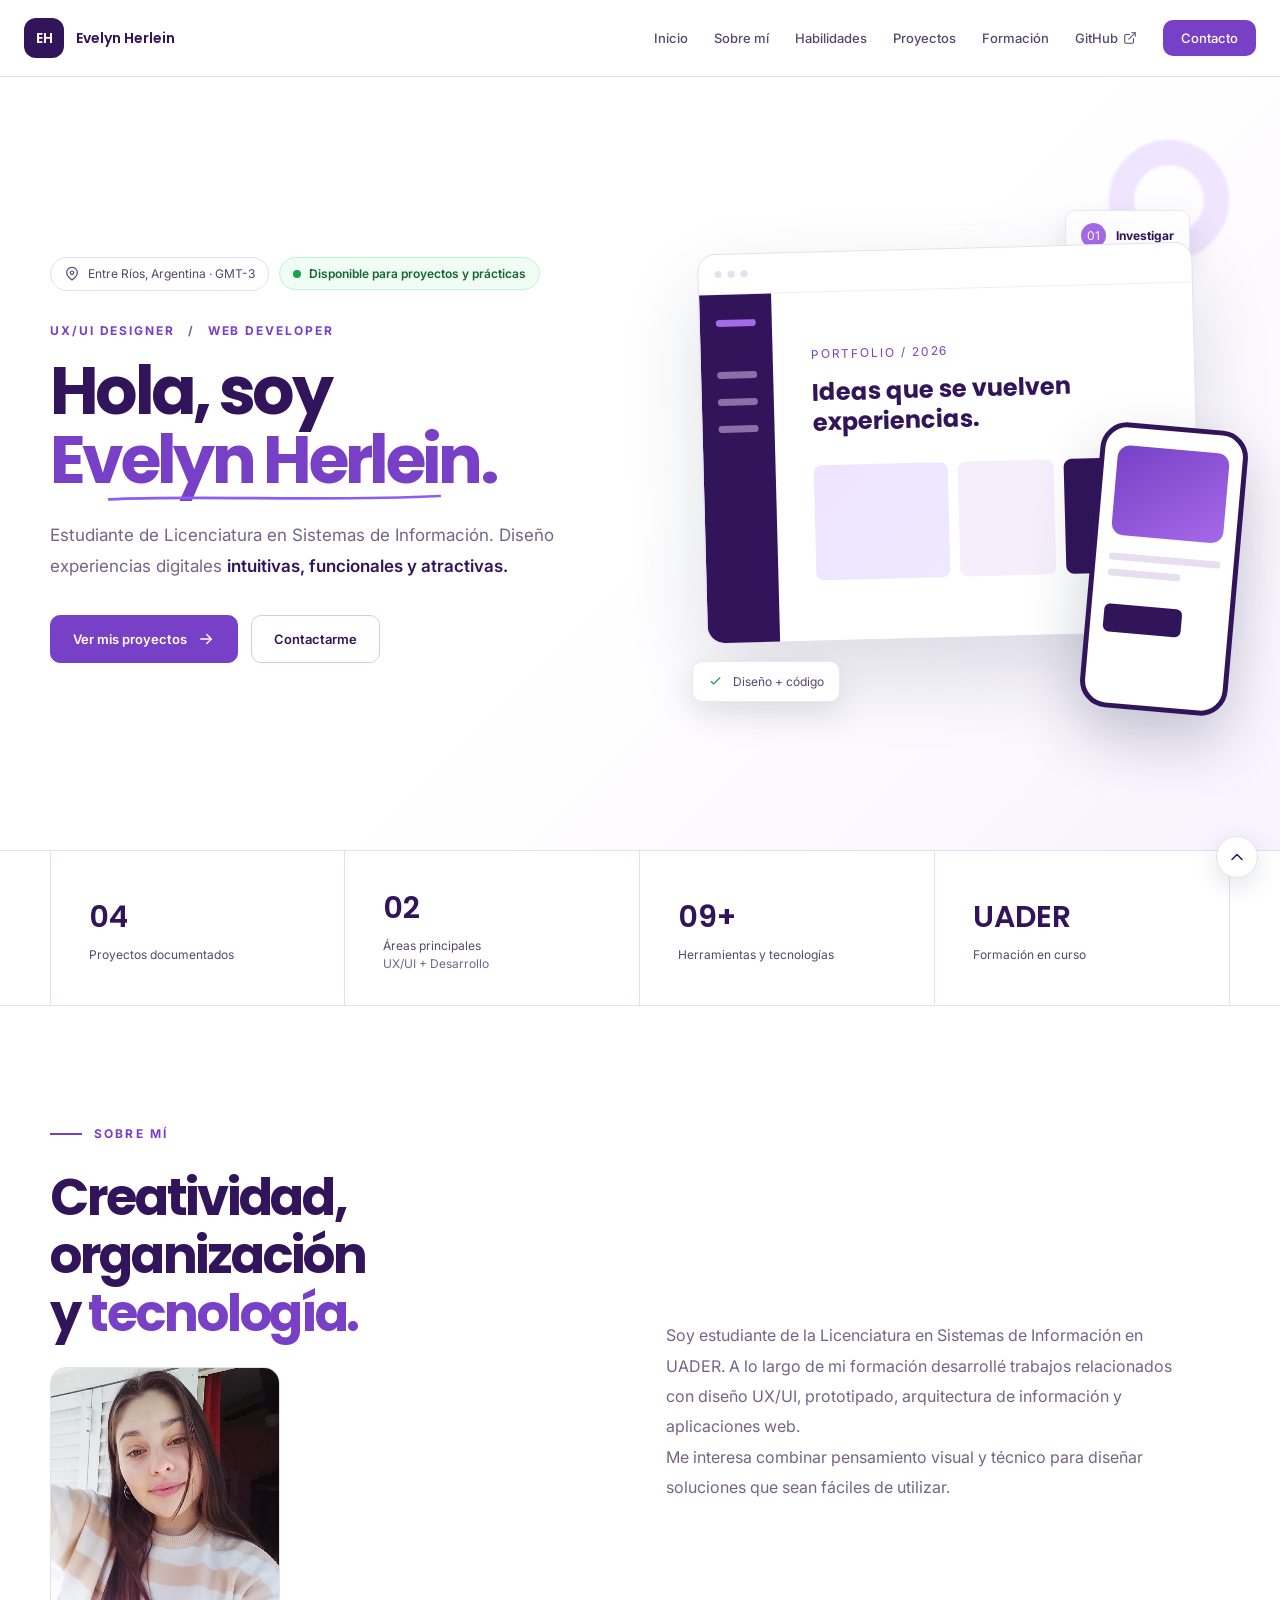
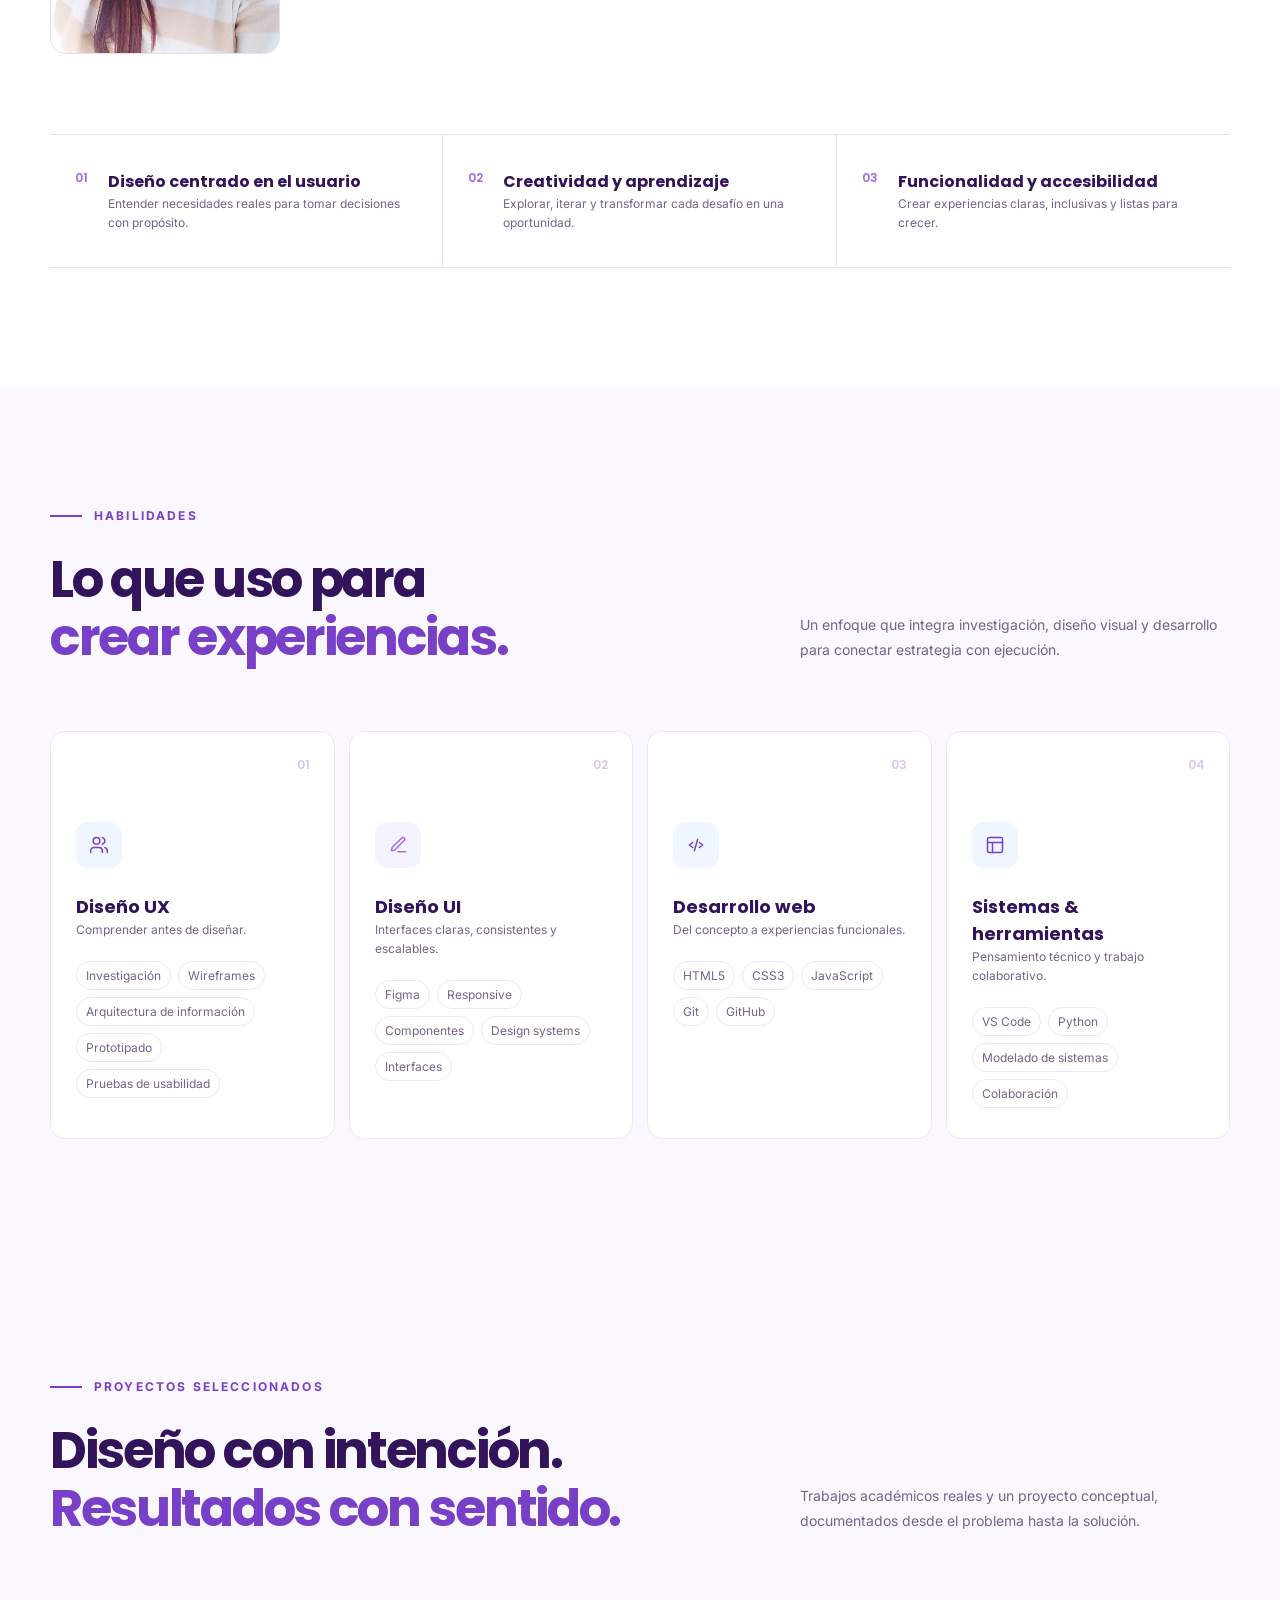
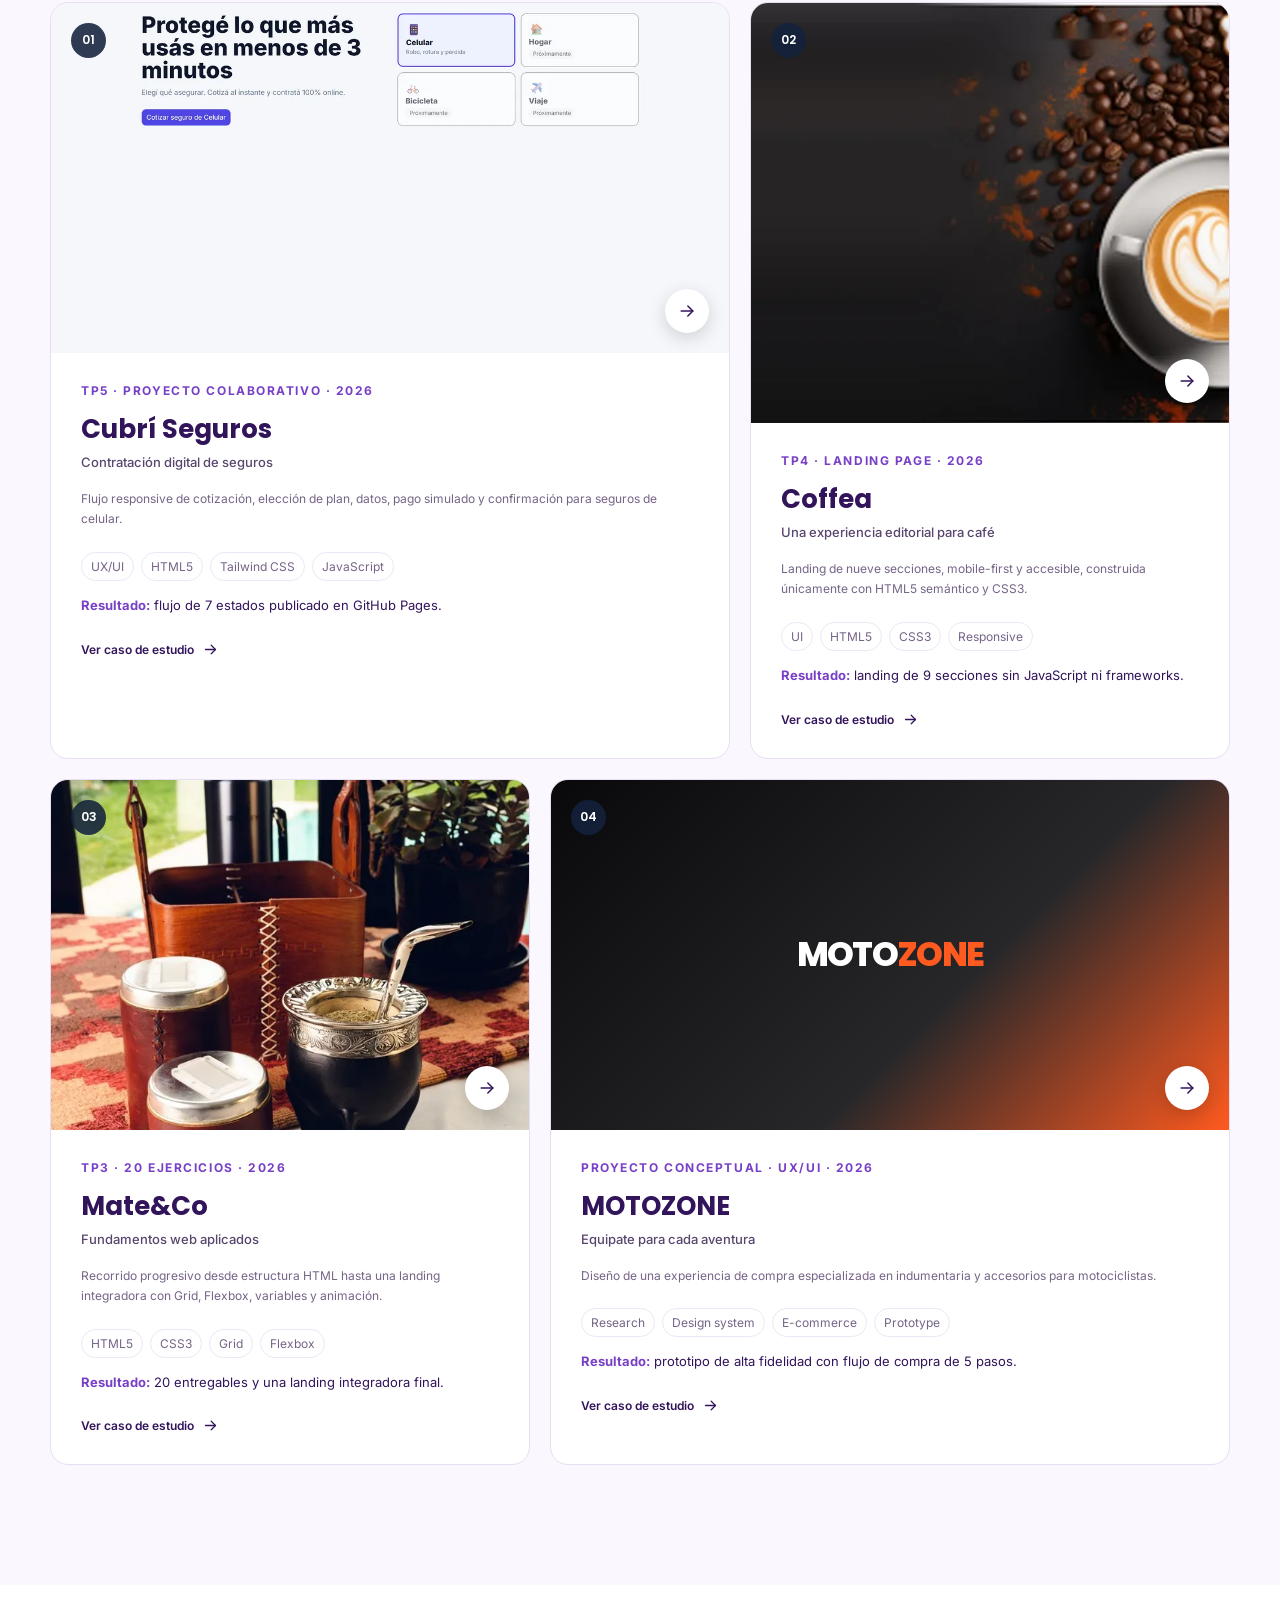
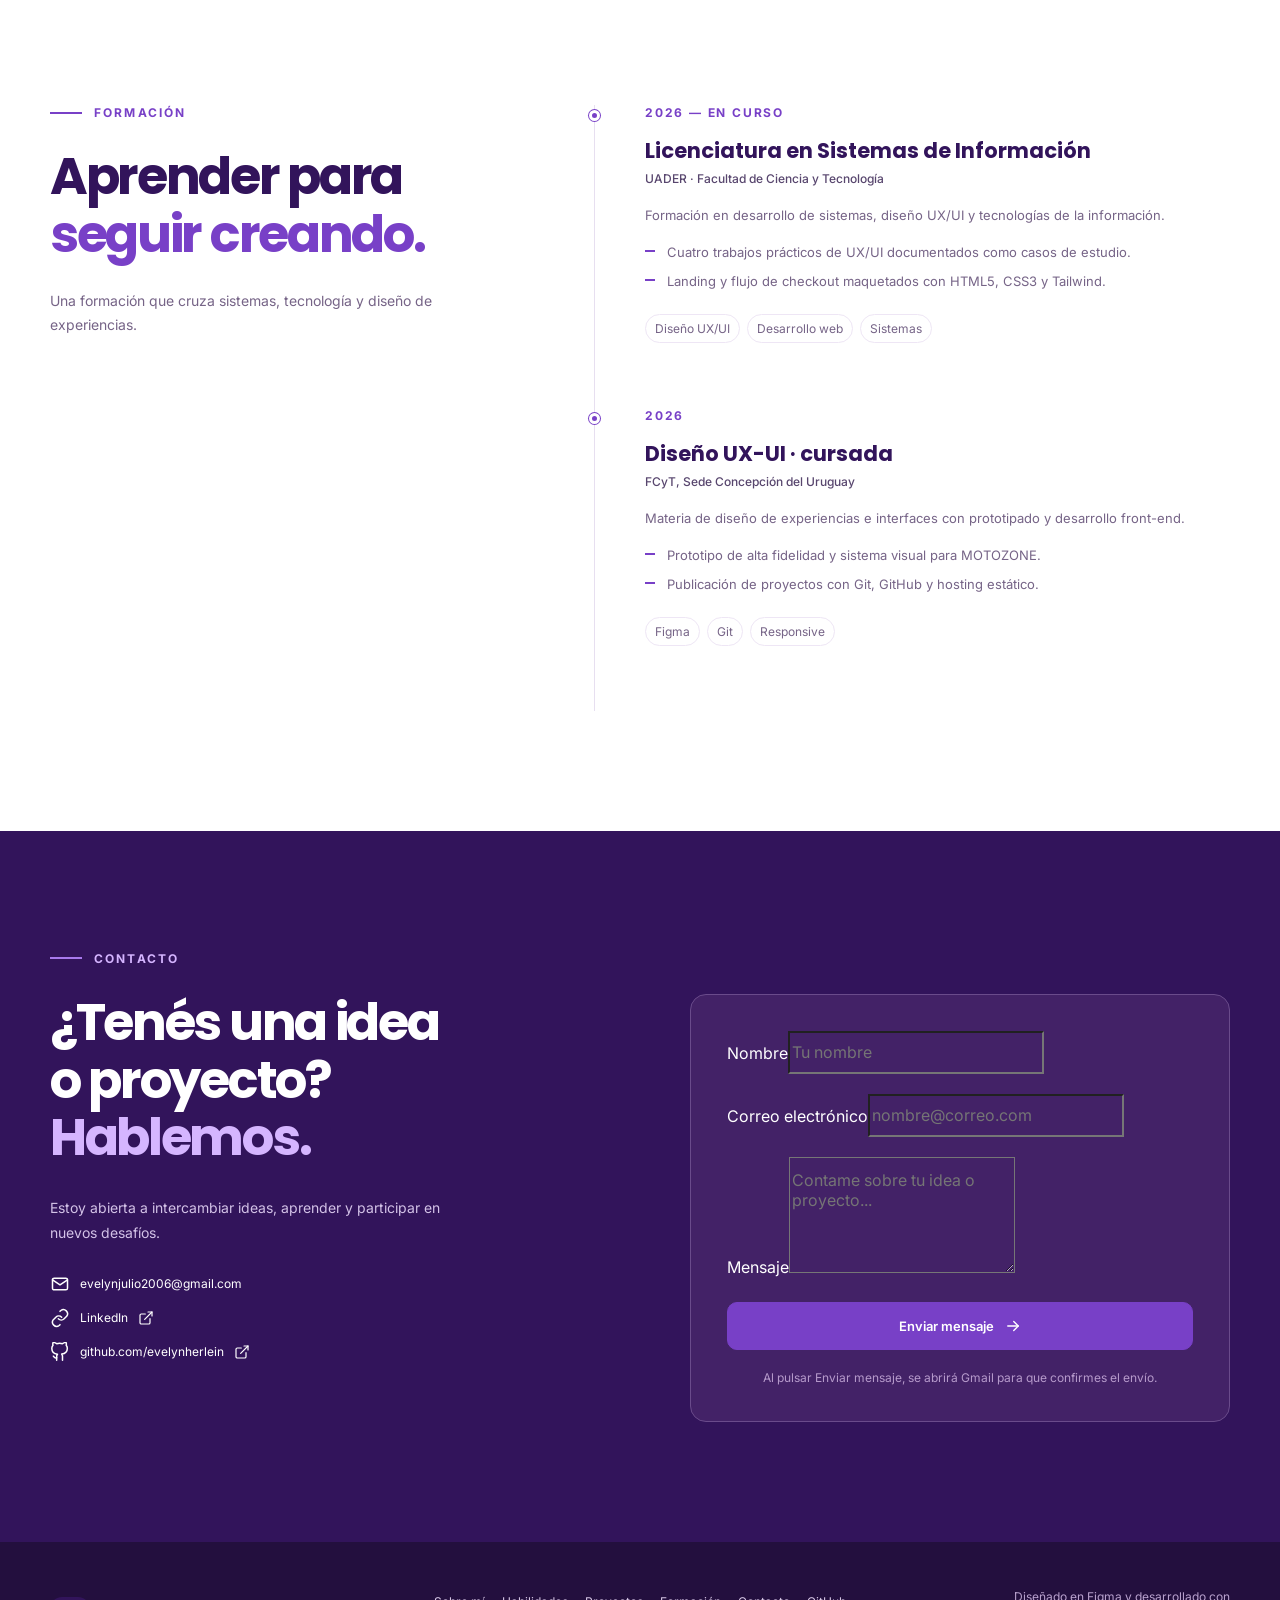
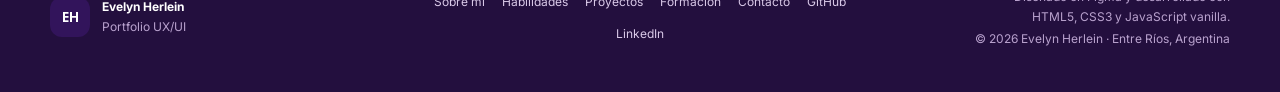
<file: index.html>
<!doctype html>
<html lang="es-AR">

<head>
    <meta charset="UTF-8">
    <meta name="viewport" content="width=device-width, initial-scale=1">
    <title>Evelyn Herlein | UX/UI &amp; Desarrollo Web</title>
    <meta name="description"
        content="Portfolio de Evelyn Herlein, estudiante de Sistemas de Información: proyectos de UX/UI, habilidades, formación y casos de estudio.">
    <meta name="theme-color" content="#32145b">
    <meta property="og:type" content="website">
    <meta property="og:title" content="Evelyn Herlein | UX/UI &amp; Desarrollo Web">
    <meta property="og:description"
        content="Portfolio de Evelyn Herlein, estudiante de Sistemas de Información: proyectos de UX/UI, habilidades, formación y casos de estudio.">
    <meta property="og:image" content="https://TU-SITIO.netlify.app/img/og-image.jpg">
    <meta property="og:url" content="https://TU-SITIO.netlify.app/">
    <meta name="twitter:card" content="summary_large_image">
    <link rel="icon" href="favicon.svg" type="image/svg+xml">
    <link rel="preconnect" href="https://fonts.googleapis.com">
    <link rel="preconnect" href="https://fonts.gstatic.com" crossorigin>
    <link rel="stylesheet"
        href="https://fonts.googleapis.com/css2?family=Inter:wght@400;500;600;700&family=Poppins:wght@500;600;700&display=swap">
    <link rel="stylesheet" href="css/styles.css">
</head>

<body>
    <a class="skip-link" href="#contenido">Saltar al contenido</a>
    <header class="site-header">
        <div class="nav-shell">
            <a class="brand" href="index.html#inicio" aria-label="Evelyn Herlein, ir al inicio"><span>EH</span><b>Evelyn
                    Herlein</b></a>
            <nav id="menu-principal" class="nav-links" aria-label="Navegación principal">
                <a href="#inicio">Inicio</a><a href="#sobre-mi">Sobre mí</a><a href="#habilidades">Habilidades</a><a
                    href="#proyectos">Proyectos</a><a href="#formacion">Formación</a><a
                    href="https://github.com/evelynherlein" target="_blank" rel="noopener noreferrer">GitHub <svg
                        width="14" height="14" viewBox="0 0 24 24" fill="none" stroke="currentColor" stroke-width="1.8"
                        stroke-linecap="round" stroke-linejoin="round" aria-hidden="true">
                        <path d="M15 3h6v6" />
                        <path d="m10 14 11-11" />
                        <path d="M18 13v6a2 2 0 0 1-2 2H5a2 2 0 0 1-2-2V8a2 2 0 0 1 2-2h6" />
                    </svg></a><a class="nav-cta" href="#contacto">Contacto</a>
            </nav>
            <button class="menu-button" type="button" aria-expanded="false" aria-controls="menu-principal"
                aria-label="Abrir menú"><svg class="i-menu" width="20" height="20" viewBox="0 0 24 24" fill="none"
                    stroke="currentColor" stroke-width="1.8" stroke-linecap="round" stroke-linejoin="round"
                    aria-hidden="true">
                    <path d="M4 7h16M4 12h16M4 17h16" />
                </svg><svg class="i-close" width="20" height="20" viewBox="0 0 24 24" fill="none" stroke="currentColor"
                    stroke-width="1.8" stroke-linecap="round" stroke-linejoin="round" aria-hidden="true">
                    <path d="m6 6 12 12M18 6 6 18" />
                </svg></button>
        </div>
    </header>
    <main id="contenido">
        <section id="inicio" class="hero-section">
            <div class="hero-orb orb-two" aria-hidden="true"></div>
            <div class="container hero-grid">
                <div class="hero-copy">
                    <div class="hero-meta">
                        <p class="location"><svg width="16" height="16" viewBox="0 0 24 24" fill="none"
                                stroke="currentColor" stroke-width="1.8" stroke-linecap="round" stroke-linejoin="round"
                                aria-hidden="true">
                                <path d="M20 10c0 5-8 11-8 11S4 15 4 10a8 8 0 1 1 16 0Z" />
                                <circle cx="12" cy="10" r="2.5" />
                            </svg> Entre Ríos, Argentina · GMT-3</p>
                        <p class="availability"><i aria-hidden="true"></i> Disponible para proyectos y prácticas</p>
                    </div>
                    <p class="hero-kicker">UX/UI DESIGNER <span aria-hidden="true">/</span> WEB DEVELOPER</p>
                    <h1>Hola, soy<br><em>Evelyn Herlein.</em></h1>
                    <p class="hero-lead">Estudiante de Licenciatura en Sistemas de Información. Diseño experiencias
                        digitales <strong>intuitivas, funcionales y atractivas.</strong></p>
                    <div class="button-row"><a class="button" href="#proyectos">Ver mis proyectos <svg width="18"
                                height="18" viewBox="0 0 24 24" fill="none" stroke="currentColor" stroke-width="1.8"
                                stroke-linecap="round" stroke-linejoin="round" aria-hidden="true">
                                <path d="M5 12h14" />
                                <path d="m13 6 6 6-6 6" />
                            </svg></a><a class="button button-secondary" href="#contacto">Contactarme</a></div>
                </div>
                <div class="hero-visual" aria-hidden="true">
                    <div class="visual-grid"></div>
                    <div class="floating-note"><span>01</span><b>Investigar</b></div>
                    <div class="ui-window main-window">
                        <div class="window-bar"><i></i><i></i><i></i></div>
                        <div class="window-body">
                            <div class="mini-sidebar"><b></b><i></i><i></i><i></i></div>
                            <div class="mini-canvas"><span>PORTFOLIO / 2026</span>
                                <h3>Ideas que se vuelven<br>experiencias.</h3>
                                <div class="mini-cards"><i></i><i></i><i></i></div>
                            </div>
                        </div>
                    </div>
                    <div class="phone-window">
                        <div></div><span></span><span></span><b></b>
                    </div>
                    <div class="floating-badge"><svg width="15" height="15" viewBox="0 0 24 24" fill="none"
                            stroke="currentColor" stroke-width="1.8" stroke-linecap="round" stroke-linejoin="round"
                            aria-hidden="true">
                            <path d="m5 12 4 4L19 6" />
                        </svg> Diseño + código</div>
                </div>
            </div>
        </section>
        <section class="metrics" aria-labelledby="t-metricas">
            <h2 id="t-metricas" class="sr-only">Resumen en cifras</h2>
            <div class="container metrics-grid">
                <div><strong>04</strong>
                    <p>Proyectos documentados</p>
                </div>
                <div><strong>02</strong>
                    <p>Áreas principales</p><span>UX/UI + Desarrollo</span>
                </div>
                <div><strong>09+</strong>
                    <p>Herramientas y tecnologías</p>
                </div>
                <div><strong>UADER</strong>
                    <p>Formación en curso</p>
                </div>
            </div>
        </section>
        <section id="sobre-mi" class="section about-section">
            <div class="container">
                <div class="eyebrow"><span></span>SOBRE MÍ</div>
                <div class="about-grid">
                    <div>
                        <h2>Creatividad, organización<br>y <em>tecnología.</em></h2>
                        <figure class="portrait"><img src="img/foto-evelyn.webp" alt="Fotografía de Evelyn Herlein" width="320" height="400" loading="lazy"></figure>
                    </div>
                    <div class="about-copy">
                        
                        <p>Soy estudiante de la Licenciatura en Sistemas de Información en UADER. A lo largo de mi
                            formación desarrollé trabajos relacionados con diseño UX/UI, prototipado, arquitectura de
                            información y aplicaciones web.</p>
                        <p>Me interesa combinar pensamiento visual y técnico para diseñar soluciones que sean fáciles de
                            utilizar.</p>
                    </div>
                </div>
                <div class="principles">
                    <article><span aria-hidden="true">01</span>
                        <div>
                            <h3>Diseño centrado en el usuario</h3>
                            <p>Entender necesidades reales para tomar decisiones con propósito.</p>
                        </div>
                    </article>
                    <article><span aria-hidden="true">02</span>
                        <div>
                            <h3>Creatividad y aprendizaje</h3>
                            <p>Explorar, iterar y transformar cada desafío en una oportunidad.</p>
                        </div>
                    </article>
                    <article><span aria-hidden="true">03</span>
                        <div>
                            <h3>Funcionalidad y accesibilidad</h3>
                            <p>Crear experiencias claras, inclusivas y listas para crecer.</p>
                        </div>
                    </article>
                </div>
            </div>
        </section>
        <section id="habilidades" class="section skills-section">
            <div class="container">
                <div class="section-head">
                    <div>
                        <div class="eyebrow"><span></span>HABILIDADES</div>
                        <h2>Lo que uso para<br><em>crear experiencias.</em></h2>
                    </div>
                    <p>Un enfoque que integra investigación, diseño visual y desarrollo para conectar estrategia con
                        ejecución.</p>
                </div>
                <div class="skill-grid">
                    <article class="skill-card"><span class="skill-n" aria-hidden="true">01</span>
                        <div class="skill-icon"><svg width="20" height="20" viewBox="0 0 24 24" fill="none"
                                stroke="currentColor" stroke-width="1.8" stroke-linecap="round" stroke-linejoin="round"
                                aria-hidden="true">
                                <path d="M16 21v-2a4 4 0 0 0-4-4H6a4 4 0 0 0-4 4v2" />
                                <circle cx="9" cy="7" r="4" />
                                <path d="M22 21v-2a4 4 0 0 0-3-3.87M16 3.13a4 4 0 0 1 0 7.75" />
                            </svg></div>
                        <h3>Diseño UX</h3>
                        <p>Comprender antes de diseñar.</p>
                        <div class="tag-row"><span>Investigación</span><span>Wireframes</span><span>Arquitectura de
                                información</span><span>Prototipado</span><span>Pruebas de usabilidad</span></div>
                    </article>
                    <article class="skill-card"><span class="skill-n" aria-hidden="true">02</span>
                        <div class="skill-icon"><svg width="20" height="20" viewBox="0 0 24 24" fill="none"
                                stroke="currentColor" stroke-width="1.8" stroke-linecap="round" stroke-linejoin="round"
                                aria-hidden="true">
                                <path d="M12 20h9" />
                                <path d="M16.5 3.5a2.12 2.12 0 0 1 3 3L8 18l-4 1 1-4Z" />
                            </svg></div>
                        <h3>Diseño UI</h3>
                        <p>Interfaces claras, consistentes y escalables.</p>
                        <div class="tag-row">
                            <span>Figma</span><span>Responsive</span><span>Componentes</span><span>Design
                                systems</span><span>Interfaces</span>
                        </div>
                    </article>
                    <article class="skill-card"><span class="skill-n" aria-hidden="true">03</span>
                        <div class="skill-icon"><svg width="20" height="20" viewBox="0 0 24 24" fill="none"
                                stroke="currentColor" stroke-width="1.8" stroke-linecap="round" stroke-linejoin="round"
                                aria-hidden="true">
                                <path d="m8 9-4 3 4 3" />
                                <path d="m16 9 4 3-4 3" />
                                <path d="m14 5-4 14" />
                            </svg></div>
                        <h3>Desarrollo web</h3>
                        <p>Del concepto a experiencias funcionales.</p>
                        <div class="tag-row">
                            <span>HTML5</span><span>CSS3</span><span>JavaScript</span><span>Git</span><span>GitHub</span>
                        </div>
                    </article>
                    <article class="skill-card"><span class="skill-n" aria-hidden="true">04</span>
                        <div class="skill-icon"><svg width="20" height="20" viewBox="0 0 24 24" fill="none"
                                stroke="currentColor" stroke-width="1.8" stroke-linecap="round" stroke-linejoin="round"
                                aria-hidden="true">
                                <rect x="3" y="3" width="18" height="18" rx="2" />
                                <path d="M3 9h18M9 21V9" />
                            </svg></div>
                        <h3>Sistemas &amp; herramientas</h3>
                        <p>Pensamiento técnico y trabajo colaborativo.</p>
                        <div class="tag-row"><span>VS Code</span><span>Python</span><span>Modelado de
                                sistemas</span><span>Colaboración</span></div>
                    </article>
                </div>
            </div>
        </section>
        <section id="proyectos" class="section projects-section">
            <div class="container">
                <div class="section-head">
                    <div>
                        <div class="eyebrow"><span></span>PROYECTOS SELECCIONADOS</div>
                        <h2>Diseño con intención.<br><em>Resultados con sentido.</em></h2>
                    </div>
                    <p>Trabajos académicos reales y un proyecto conceptual, documentados desde el problema hasta la
                        solución.</p>
                </div>
                <div class="project-grid">
                    <article class="project-card project-wide">
                        <a class="project-media" href="caso-cubri.html"
                            aria-label="Ver caso de estudio Cubrí Seguros"><img src="img/cubri-inicio.webp" width="1200"
                                height="750" alt="Vista del proyecto Cubrí Seguros" loading="lazy"><span
                                class="project-number" aria-hidden="true">01</span><span class="project-open"
                                aria-hidden="true"><svg width="20" height="20" viewBox="0 0 24 24" fill="none"
                                    stroke="currentColor" stroke-width="1.8" stroke-linecap="round"
                                    stroke-linejoin="round" aria-hidden="true">
                                    <path d="M5 12h14" />
                                    <path d="m13 6 6 6-6 6" />
                                </svg></span></a>
                        <div class="project-copy">
                            <p class="meta">TP5 · PROYECTO COLABORATIVO · 2026</p>
                            <h3>Cubrí Seguros</h3>
                            <p class="subtitle"
                                style="margin:0 0 16px;color:var(--slate);font-size:13px;font-weight:500">Contratación
                                digital de seguros</p>
                            <p>Flujo responsive de cotización, elección de plan, datos, pago simulado y confirmación
                                para seguros de celular.</p>
                            <div class="tag-row"><span>UX/UI</span><span>HTML5</span><span>Tailwind
                                    CSS</span><span>JavaScript</span></div>
                            <p class="result"><b>Resultado:</b> flujo de 7 estados publicado en GitHub Pages.</p><a
                                class="text-link" href="caso-cubri.html">Ver caso de estudio <svg width="17" height="17"
                                    viewBox="0 0 24 24" fill="none" stroke="currentColor" stroke-width="1.8"
                                    stroke-linecap="round" stroke-linejoin="round" aria-hidden="true">
                                    <path d="M5 12h14" />
                                    <path d="m13 6 6 6-6 6" />
                                </svg></a>
                        </div>
                    </article>
                    <article class="project-card project-tall">
                        <a class="project-media" href="caso-coffea.html" aria-label="Ver caso de estudio Coffea"><img
                                src="img/coffea-hero.webp" width="1200" height="625" alt="Vista del proyecto Coffea"
                                loading="lazy"><span class="project-number" aria-hidden="true">02</span><span
                                class="project-open" aria-hidden="true"><svg width="20" height="20" viewBox="0 0 24 24"
                                    fill="none" stroke="currentColor" stroke-width="1.8" stroke-linecap="round"
                                    stroke-linejoin="round" aria-hidden="true">
                                    <path d="M5 12h14" />
                                    <path d="m13 6 6 6-6 6" />
                                </svg></span></a>
                        <div class="project-copy">
                            <p class="meta">TP4 · LANDING PAGE · 2026</p>
                            <h3>Coffea</h3>
                            <p class="subtitle"
                                style="margin:0 0 16px;color:var(--slate);font-size:13px;font-weight:500">Una
                                experiencia editorial para café</p>
                            <p>Landing de nueve secciones, mobile-first y accesible, construida únicamente con HTML5
                                semántico y CSS3.</p>
                            <div class="tag-row">
                                <span>UI</span><span>HTML5</span><span>CSS3</span><span>Responsive</span>
                            </div>
                            <p class="result"><b>Resultado:</b> landing de 9 secciones sin JavaScript ni frameworks.</p>
                            <a class="text-link" href="caso-coffea.html">Ver caso de estudio <svg width="17" height="17"
                                    viewBox="0 0 24 24" fill="none" stroke="currentColor" stroke-width="1.8"
                                    stroke-linecap="round" stroke-linejoin="round" aria-hidden="true">
                                    <path d="M5 12h14" />
                                    <path d="m13 6 6 6-6 6" />
                                </svg></a>
                        </div>
                    </article>
                    <article class="project-card project-standard">
                        <a class="project-media" href="caso-tp3.html" aria-label="Ver caso de estudio Mate&amp;Co"><img
                                src="img/tp3-set.webp" width="640" height="800" alt="Vista del proyecto Mate&amp;Co"
                                loading="lazy"><span class="project-number" aria-hidden="true">03</span><span
                                class="project-open" aria-hidden="true"><svg width="20" height="20" viewBox="0 0 24 24"
                                    fill="none" stroke="currentColor" stroke-width="1.8" stroke-linecap="round"
                                    stroke-linejoin="round" aria-hidden="true">
                                    <path d="M5 12h14" />
                                    <path d="m13 6 6 6-6 6" />
                                </svg></span></a>
                        <div class="project-copy">
                            <p class="meta">TP3 · 20 EJERCICIOS · 2026</p>
                            <h3>Mate&amp;Co</h3>
                            <p class="subtitle"
                                style="margin:0 0 16px;color:var(--slate);font-size:13px;font-weight:500">Fundamentos
                                web aplicados</p>
                            <p>Recorrido progresivo desde estructura HTML hasta una landing integradora con Grid,
                                Flexbox, variables y animación.</p>
                            <div class="tag-row">
                                <span>HTML5</span><span>CSS3</span><span>Grid</span><span>Flexbox</span>
                            </div>
                            <p class="result"><b>Resultado:</b> 20 entregables y una landing integradora final.</p><a
                                class="text-link" href="caso-tp3.html">Ver caso de estudio <svg width="17" height="17"
                                    viewBox="0 0 24 24" fill="none" stroke="currentColor" stroke-width="1.8"
                                    stroke-linecap="round" stroke-linejoin="round" aria-hidden="true">
                                    <path d="M5 12h14" />
                                    <path d="m13 6 6 6-6 6" />
                                </svg></a>
                        </div>
                    </article>
                    <article class="project-card project-wide moto-card">
                        <a class="project-media" href="caso-motozone.html"
                            aria-label="Ver caso de estudio MOTOZONE"><span class="moto-cover"
                                style="width:100%;height:100%" role="img"
                                aria-label="Logo de MOTOZONE">MOTO<span>ZONE</span></span><span class="project-number"
                                aria-hidden="true">04</span><span class="project-open" aria-hidden="true"><svg
                                    width="20" height="20" viewBox="0 0 24 24" fill="none" stroke="currentColor"
                                    stroke-width="1.8" stroke-linecap="round" stroke-linejoin="round"
                                    aria-hidden="true">
                                    <path d="M5 12h14" />
                                    <path d="m13 6 6 6-6 6" />
                                </svg></span></a>
                        <div class="project-copy">
                            <p class="meta">PROYECTO CONCEPTUAL · UX/UI · 2026</p>
                            <h3>MOTOZONE</h3>
                            <p class="subtitle"
                                style="margin:0 0 16px;color:var(--slate);font-size:13px;font-weight:500">Equipate para
                                cada aventura</p>
                            <p>Diseño de una experiencia de compra especializada en indumentaria y accesorios para
                                motociclistas.</p>
                            <div class="tag-row"><span>Research</span><span>Design
                                    system</span><span>E-commerce</span><span>Prototype</span></div>
                            <p class="result"><b>Resultado:</b> prototipo de alta fidelidad con flujo de compra de 5
                                pasos.</p><a class="text-link" href="caso-motozone.html">Ver caso de estudio <svg
                                    width="17" height="17" viewBox="0 0 24 24" fill="none" stroke="currentColor"
                                    stroke-width="1.8" stroke-linecap="round" stroke-linejoin="round"
                                    aria-hidden="true">
                                    <path d="M5 12h14" />
                                    <path d="m13 6 6 6-6 6" />
                                </svg></a>
                        </div>
                    </article>
                </div>
            </div>
        </section>
        <section id="formacion" class="section education-section">
            <div class="container education-grid">
                <div>
                    <div class="eyebrow"><span></span>FORMACIÓN</div>
                    <h2>Aprender para<br><em>seguir creando.</em></h2>
                    <p>Una formación que cruza sistemas, tecnología y diseño de experiencias.</p>
                </div>
                <div class="timeline">
                    <article><span class="timeline-dot" aria-hidden="true"></span>
                        <div class="time-meta">2026 — EN CURSO</div>
                        <h3>Licenciatura en Sistemas de Información</h3>
                        <h4>UADER · Facultad de Ciencia y Tecnología</h4>
                        <p>Formación en desarrollo de sistemas, diseño UX/UI y tecnologías de la información.</p>
                        <ul>
                            <li>Cuatro trabajos prácticos de UX/UI documentados como casos de estudio.</li>
                            <li>Landing y flujo de checkout maquetados con HTML5, CSS3 y Tailwind.</li>
                        </ul>
                        <div class="tag-row"><span>Diseño UX/UI</span><span>Desarrollo web</span><span>Sistemas</span>
                        </div>
                    </article>
                    <article><span class="timeline-dot" aria-hidden="true"></span>
                        <div class="time-meta">2026</div>
                        <h3>Diseño UX-UI · cursada</h3>
                        <h4>FCyT, Sede Concepción del Uruguay</h4>
                        <p>Materia de diseño de experiencias e interfaces con prototipado y desarrollo front-end.</p>
                        <ul>
                            <li>Prototipo de alta fidelidad y sistema visual para MOTOZONE.</li>
                            <li>Publicación de proyectos con Git, GitHub y hosting estático.</li>
                        </ul>
                        <div class="tag-row"><span>Figma</span><span>Git</span><span>Responsive</span></div>
                    </article>
                </div>
            </div>
        </section>
        <section id="contacto" class="section contact-section">
            <div class="container">
                <div class="eyebrow"><span></span>CONTACTO</div>
                <div class="contact-grid">
                    <div>
                        <h2>¿Tenés una idea<br>o proyecto?<br><em>Hablemos.</em></h2>
                        <p>Estoy abierta a intercambiar ideas, aprender y participar en nuevos desafíos.</p>
                        <div class="contact-links"><a class="social-line" href="https://mail.google.com/mail/?view=cm&fs=1&to=evelynjulio2006%40gmail.com" target="_blank" rel="noopener noreferrer"><svg
                                    width="20" height="20" viewBox="0 0 24 24" fill="none" stroke="currentColor"
                                    stroke-width="1.8" stroke-linecap="round" stroke-linejoin="round"
                                    aria-hidden="true">
                                    <rect x="3" y="5" width="18" height="14" rx="2" />
                                    <path d="m3 7 9 6 9-6" />
                                </svg> evelynjulio2006@gmail.com</a><a class="social-line"
                                href="https://www.linkedin.com/in/evelyn-herlein-a88b2836" target="_blank"
                                rel="noopener noreferrer"><svg width="20" height="20" viewBox="0 0 24 24" fill="none"
                                    stroke="currentColor" stroke-width="1.8" stroke-linecap="round"
                                    stroke-linejoin="round" aria-hidden="true">
                                    <path d="M10 13a5 5 0 0 0 7 0l3-3a5 5 0 0 0-7-7l-1 1" />
                                    <path d="M14 11a5 5 0 0 0-7 0l-3 3a5 5 0 0 0 7 7l1-1" />
                                </svg> LinkedIn <svg width="16" height="16" viewBox="0 0 24 24" fill="none"
                                    stroke="currentColor" stroke-width="1.8" stroke-linecap="round"
                                    stroke-linejoin="round" aria-hidden="true">
                                    <path d="M15 3h6v6" />
                                    <path d="m10 14 11-11" />
                                    <path d="M18 13v6a2 2 0 0 1-2 2H5a2 2 0 0 1-2-2V8a2 2 0 0 1 2-2h6" />
                                </svg></a><a class="social-line" href="https://github.com/evelynherlein" target="_blank"
                                rel="noopener noreferrer"><svg width="20" height="20" viewBox="0 0 24 24" fill="none"
                                    stroke="currentColor" stroke-width="1.8" stroke-linecap="round"
                                    stroke-linejoin="round" aria-hidden="true">
                                    <path
                                        d="M15 22v-4a4.8 4.8 0 0 0-1-3.5c3.3-.4 6.8-1.6 6.8-7A5.4 5.4 0 0 0 19.4 4 5 5 0 0 0 19.3.5S18.2.1 15 2a13.4 13.4 0 0 0-7 0C4.8.1 3.7.5 3.7.5A5 5 0 0 0 3.6 4a5.4 5.4 0 0 0-1.4 3.7c0 5.3 3.5 6.5 6.8 6.9A4.8 4.8 0 0 0 8 18v4" />
                                    <path d="M8 19c-3 .9-3-1.5-4-2" />
                                </svg> github.com/evelynherlein <svg width="16" height="16" viewBox="0 0 24 24"
                                    fill="none" stroke="currentColor" stroke-width="1.8" stroke-linecap="round"
                                    stroke-linejoin="round" aria-hidden="true">
                                    <path d="M15 3h6v6" />
                                    <path d="m10 14 11-11" />
                                    <path d="M18 13v6a2 2 0 0 1-2 2H5a2 2 0 0 1-2-2V8a2 2 0 0 1 2-2h6" />
                                </svg></a></div>
                    </div>
                    <form class="contact-form" name="contacto">
                        <label>Nombre<input name="nombre" required autocomplete="name" placeholder="Tu nombre"></label>
                        <label>Correo electrónico<input name="email" type="email" required autocomplete="email"
                                placeholder="nombre@correo.com"></label>
                        <label>Mensaje<textarea name="mensaje" required rows="5"
                                placeholder="Contame sobre tu idea o proyecto..."></textarea></label>
                        <button class="button" type="submit">Enviar mensaje <svg width="18" height="18"
                                viewBox="0 0 24 24" fill="none" stroke="currentColor" stroke-width="1.8"
                                stroke-linecap="round" stroke-linejoin="round" aria-hidden="true">
                                <path d="M5 12h14" />
                                <path d="m13 6 6 6-6 6" />
                            </svg></button>
                        <p class="form-note">Al pulsar Enviar mensaje, se abrirá Gmail para que confirmes el envío.</p>
                    </form>
                </div>
            </div>
        </section>
    </main>
    <footer class="site-footer">
        <div class="container">
            <div><span class="footer-brand">EH</span>
                <p><b>Evelyn Herlein</b><br>Portfolio UX/UI</p>
            </div>
            <nav aria-label="Navegación del pie de página"><a href="#sobre-mi">Sobre mí</a><a
                    href="#habilidades">Habilidades</a><a href="#proyectos">Proyectos</a><a
                    href="#formacion">Formación</a><a href="#contacto">Contacto</a><a
                    href="https://github.com/evelynherlein" target="_blank" rel="noopener noreferrer">GitHub</a><a
                    href="https://www.linkedin.com/in/evelyn-herlein-a88b2836" target="_blank"
                    rel="noopener noreferrer">LinkedIn</a></nav>
            <div>
                <p>Diseñado en Figma y desarrollado con<br>HTML5, CSS3 y JavaScript vanilla.</p><span>© 2026 Evelyn
                    Herlein · Entre Ríos, Argentina</span>
            </div>
        </div>
    </footer>
    <a class="to-top" href="#inicio" aria-label="Volver arriba"><svg width="20" height="20" viewBox="0 0 24 24"
            fill="none" stroke="currentColor" stroke-width="1.8" stroke-linecap="round" stroke-linejoin="round"
            aria-hidden="true">
            <path d="m18 15-6-6-6 6" />
        </svg></a>
    <script src="js/main.js" defer></script>
</body>

</html>
</file>
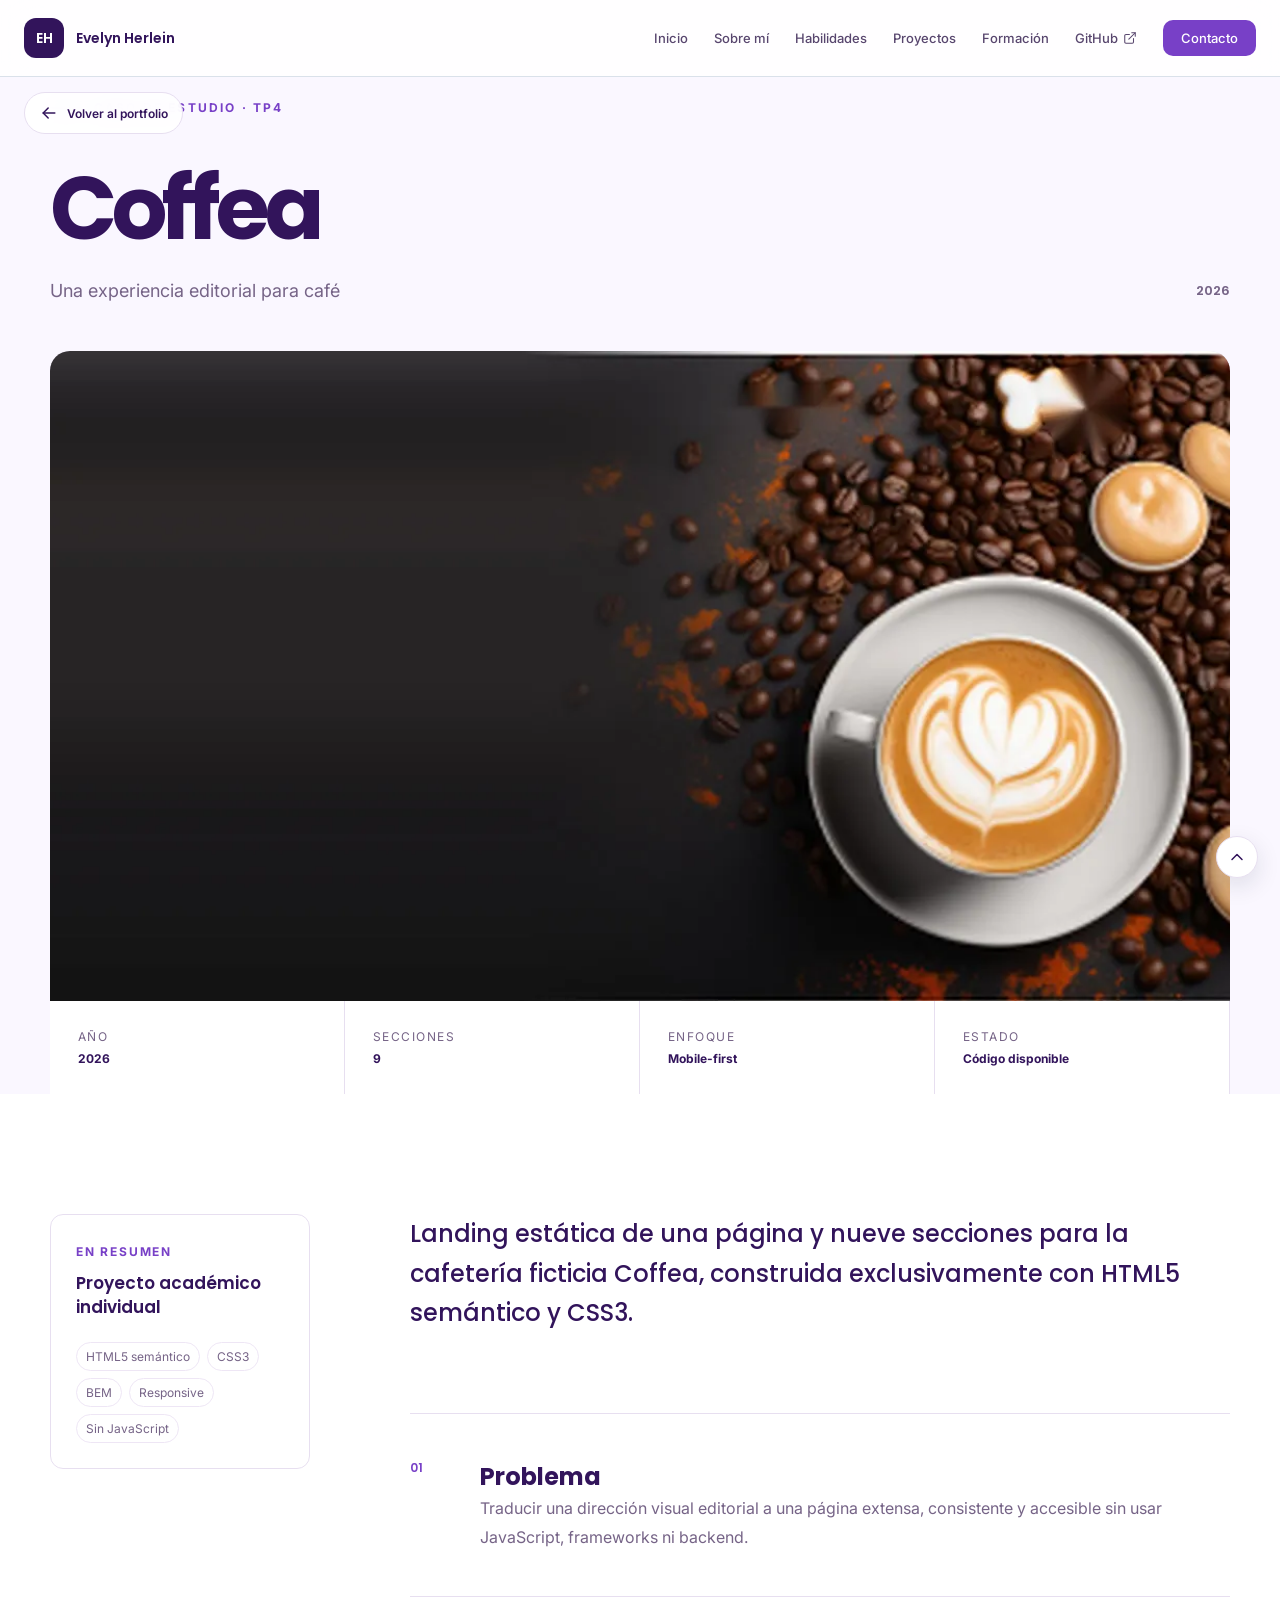
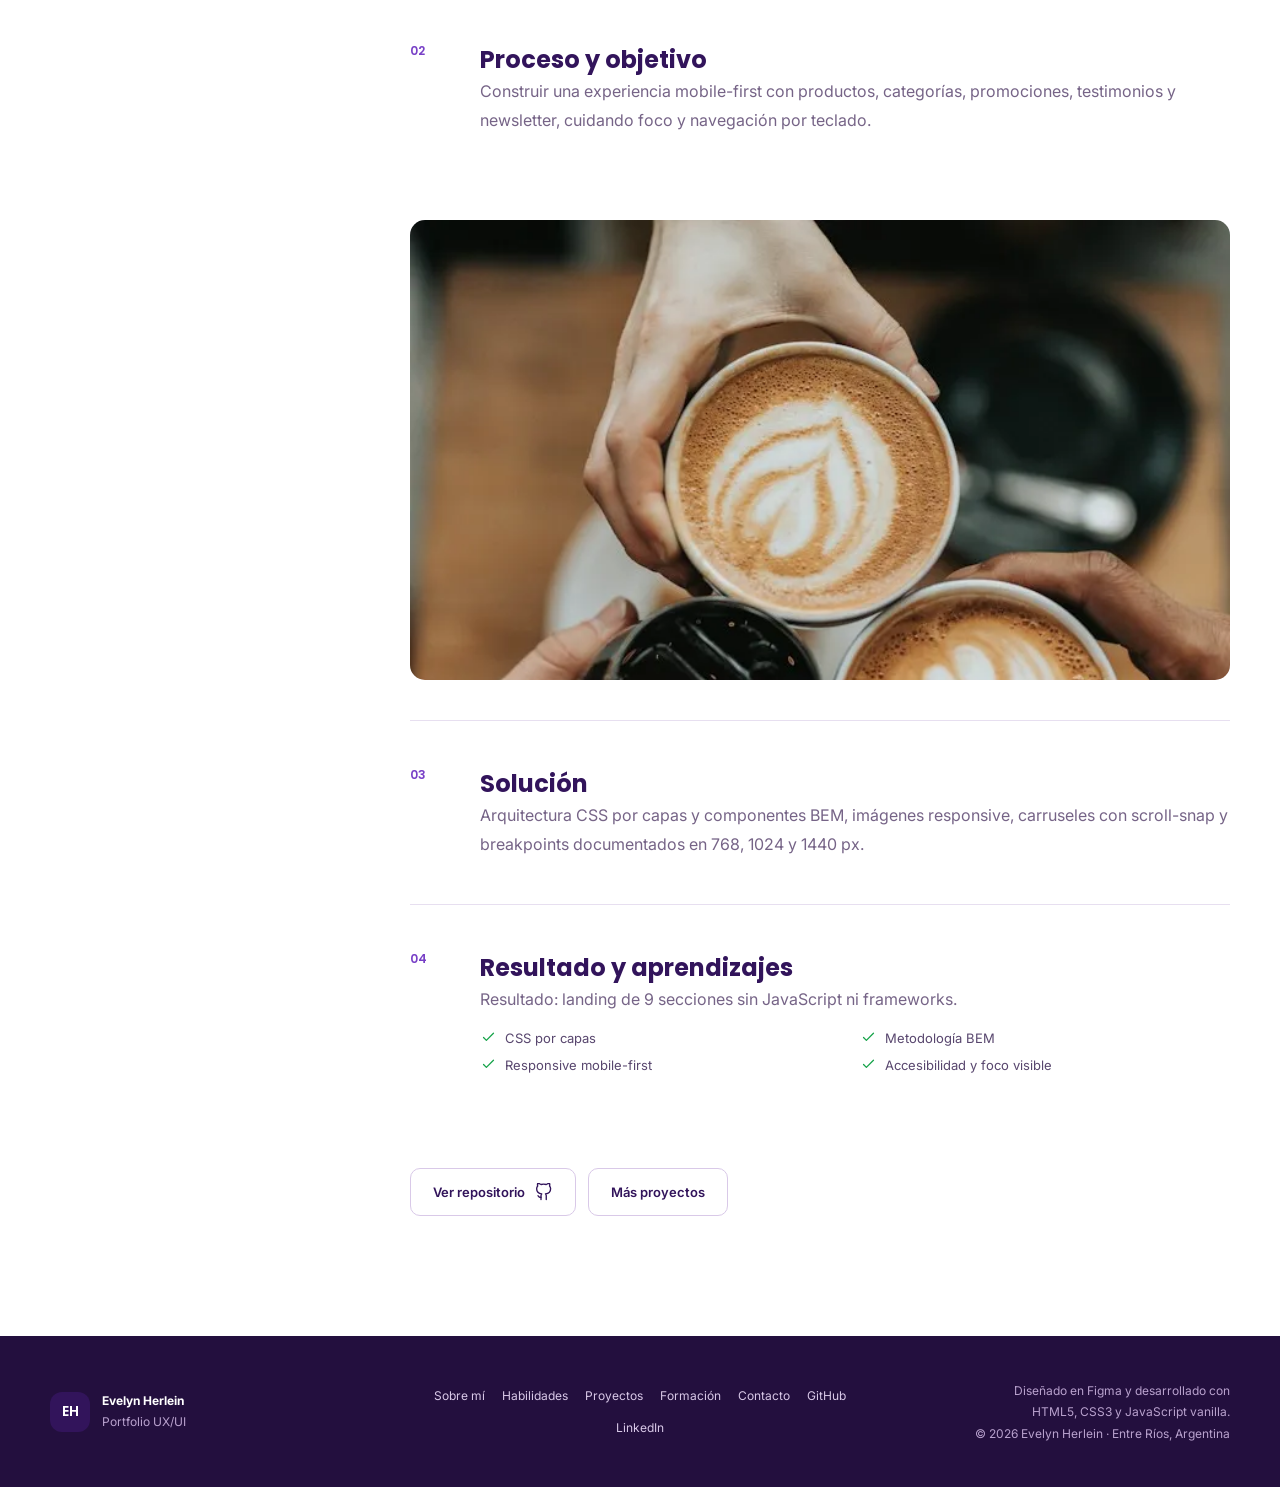
<file: caso-coffea.html>
<!doctype html>
<html lang="es-AR">
<head>
<meta charset="UTF-8">
<meta name="viewport" content="width=device-width, initial-scale=1">
<title>Coffea · Caso de estudio | Evelyn Herlein</title>
<meta name="description" content="Landing de nueve secciones, mobile-first y accesible, construida únicamente con HTML5 semántico y CSS3.">
<meta name="theme-color" content="#14213d">
<meta property="og:type" content="website">
<meta property="og:title" content="Coffea · Caso de estudio | Evelyn Herlein">
<meta property="og:description" content="Landing de nueve secciones, mobile-first y accesible, construida únicamente con HTML5 semántico y CSS3.">
<meta property="og:image" content="https://TU-SITIO.netlify.app/img/og-image.jpg">
<meta property="og:url" content="https://TU-SITIO.netlify.app/caso-coffea.html">
<meta name="twitter:card" content="summary_large_image">
<link rel="icon" href="favicon.svg" type="image/svg+xml">
<link rel="preconnect" href="https://fonts.googleapis.com">
<link rel="preconnect" href="https://fonts.gstatic.com" crossorigin>
<link rel="stylesheet" href="https://fonts.googleapis.com/css2?family=Inter:wght@400;500;600;700&family=Poppins:wght@500;600;700&display=swap">
<link rel="stylesheet" href="css/styles.css">
</head>
<body>
<a class="skip-link" href="#contenido">Saltar al contenido</a>
<header class="site-header">
<div class="nav-shell">
<a class="brand" href="index.html#inicio" aria-label="Evelyn Herlein, ir al inicio"><span>EH</span><b>Evelyn Herlein</b></a>
<nav id="menu-principal" class="nav-links" aria-label="Navegación principal">
<a href="index.html#inicio">Inicio</a><a href="index.html#sobre-mi">Sobre mí</a><a href="index.html#habilidades">Habilidades</a><a href="index.html#proyectos">Proyectos</a><a href="index.html#formacion">Formación</a><a href="https://github.com/evelynherlein" target="_blank" rel="noopener noreferrer">GitHub <svg width="14" height="14" viewBox="0 0 24 24" fill="none" stroke="currentColor" stroke-width="1.8" stroke-linecap="round" stroke-linejoin="round" aria-hidden="true"><path d="M15 3h6v6"/><path d="m10 14 11-11"/><path d="M18 13v6a2 2 0 0 1-2 2H5a2 2 0 0 1-2-2V8a2 2 0 0 1 2-2h6"/></svg></a><a class="nav-cta" href="index.html#contacto">Contacto</a>
</nav>
<button class="menu-button" type="button" aria-expanded="false" aria-controls="menu-principal" aria-label="Abrir menú"><svg class="i-menu" width="20" height="20" viewBox="0 0 24 24" fill="none" stroke="currentColor" stroke-width="1.8" stroke-linecap="round" stroke-linejoin="round" aria-hidden="true"><path d="M4 7h16M4 12h16M4 17h16"/></svg><svg class="i-close" width="20" height="20" viewBox="0 0 24 24" fill="none" stroke="currentColor" stroke-width="1.8" stroke-linecap="round" stroke-linejoin="round" aria-hidden="true"><path d="m6 6 12 12M18 6 6 18"/></svg></button>
</div>
</header>
<main id="contenido" class="case-page">
<a class="back-button" href="index.html#proyectos"><svg width="20" height="20" viewBox="0 0 24 24" fill="none" stroke="currentColor" stroke-width="1.8" stroke-linecap="round" stroke-linejoin="round" aria-hidden="true"><path d="M19 12H5"/><path d="m11 18-6-6 6-6"/></svg> Volver al portfolio</a>
<section class="case-hero"><div class="container">
<div class="eyebrow"><span></span>CASO DE ESTUDIO · TP4</div>
<div class="case-title"><div><h1>Coffea</h1><p>Una experiencia editorial para café</p></div><span>2026</span></div>
<div class="case-cover"><img src="img/coffea-hero.webp" width="1200" height="625" alt="Pantalla principal de Coffea"></div><div class="case-facts"><div><span>Año</span><b>2026</b></div><div><span>Secciones</span><b>9</b></div><div><span>Enfoque</span><b>Mobile-first</b></div><div><span>Estado</span><b>Código disponible</b></div></div></div></section>
<section class="case-content section"><div class="container study-grid">
<aside><span>EN RESUMEN</span><p class="aside-title">Proyecto académico individual</p><div class="tag-row"><span>HTML5 semántico</span><span>CSS3</span><span>BEM</span><span>Responsive</span><span>Sin JavaScript</span></div></aside>
<div class="study-copy"><p class="intro">Landing estática de una página y nueve secciones para la cafetería ficticia Coffea, construida exclusivamente con HTML5 semántico y CSS3.</p>
<article><span aria-hidden="true">01</span><div><h2>Problema</h2><p>Traducir una dirección visual editorial a una página extensa, consistente y accesible sin usar JavaScript, frameworks ni backend.</p></div></article><article><span aria-hidden="true">02</span><div><h2>Proceso y objetivo</h2><p>Construir una experiencia mobile-first con productos, categorías, promociones, testimonios y newsletter, cuidando foco y navegación por teclado.</p></div></article><div class="study-image"><img src="img/coffea-product.webp" width="668" height="728" alt="Detalle visual de Coffea" loading="lazy"></div><article><span aria-hidden="true">03</span><div><h2>Solución</h2><p>Arquitectura CSS por capas y componentes BEM, imágenes responsive, carruseles con scroll-snap y breakpoints documentados en 768, 1024 y 1440 px.</p></div></article>
<article><span aria-hidden="true">04</span><div><h2>Resultado y aprendizajes</h2><p>Resultado: landing de 9 secciones sin JavaScript ni frameworks.</p><ul style="margin-top:16px"><li><svg width="17" height="17" viewBox="0 0 24 24" fill="none" stroke="currentColor" stroke-width="1.8" stroke-linecap="round" stroke-linejoin="round" aria-hidden="true"><path d="m5 12 4 4L19 6"/></svg>CSS por capas</li><li><svg width="17" height="17" viewBox="0 0 24 24" fill="none" stroke="currentColor" stroke-width="1.8" stroke-linecap="round" stroke-linejoin="round" aria-hidden="true"><path d="m5 12 4 4L19 6"/></svg>Metodología BEM</li><li><svg width="17" height="17" viewBox="0 0 24 24" fill="none" stroke="currentColor" stroke-width="1.8" stroke-linecap="round" stroke-linejoin="round" aria-hidden="true"><path d="m5 12 4 4L19 6"/></svg>Responsive mobile-first</li><li><svg width="17" height="17" viewBox="0 0 24 24" fill="none" stroke="currentColor" stroke-width="1.8" stroke-linecap="round" stroke-linejoin="round" aria-hidden="true"><path d="m5 12 4 4L19 6"/></svg>Accesibilidad y foco visible</li></ul></div></article>
<div class="case-actions"><a class="button button-secondary" href="https://github.com/evelynherlein/ux-ui/tree/main/TP%204/coffea-landing" target="_blank" rel="noopener noreferrer">Ver repositorio <svg width="18" height="18" viewBox="0 0 24 24" fill="none" stroke="currentColor" stroke-width="1.8" stroke-linecap="round" stroke-linejoin="round" aria-hidden="true"><path d="M15 22v-4a4.8 4.8 0 0 0-1-3.5c3.3-.4 6.8-1.6 6.8-7A5.4 5.4 0 0 0 19.4 4 5 5 0 0 0 19.3.5S18.2.1 15 2a13.4 13.4 0 0 0-7 0C4.8.1 3.7.5 3.7.5A5 5 0 0 0 3.6 4a5.4 5.4 0 0 0-1.4 3.7c0 5.3 3.5 6.5 6.8 6.9A4.8 4.8 0 0 0 8 18v4"/><path d="M8 19c-3 .9-3-1.5-4-2"/></svg></a><a class="button button-secondary" href="index.html#proyectos">Más proyectos</a></div></div></div></section>
</main>
<footer class="site-footer">
<div class="container">
<div><span class="footer-brand">EH</span><p><b>Evelyn Herlein</b><br>Portfolio UX/UI</p></div>
<nav aria-label="Navegación del pie de página"><a href="index.html#sobre-mi">Sobre mí</a><a href="index.html#habilidades">Habilidades</a><a href="index.html#proyectos">Proyectos</a><a href="index.html#formacion">Formación</a><a href="index.html#contacto">Contacto</a><a href="https://github.com/evelynherlein" target="_blank" rel="noopener noreferrer">GitHub</a><a href="https://www.linkedin.com/in/evelyn-herlein-a88b2836" target="_blank" rel="noopener noreferrer">LinkedIn</a></nav>
<div><p>Diseñado en Figma y desarrollado con<br>HTML5, CSS3 y JavaScript vanilla.</p><span>© 2026 Evelyn Herlein · Entre Ríos, Argentina</span></div>
</div>
</footer>
<a class="to-top" href="#inicio" aria-label="Volver arriba"><svg width="20" height="20" viewBox="0 0 24 24" fill="none" stroke="currentColor" stroke-width="1.8" stroke-linecap="round" stroke-linejoin="round" aria-hidden="true"><path d="m18 15-6-6-6 6"/></svg></a>
<script src="js/main.js" defer></script>
</body>
</html>
</file>
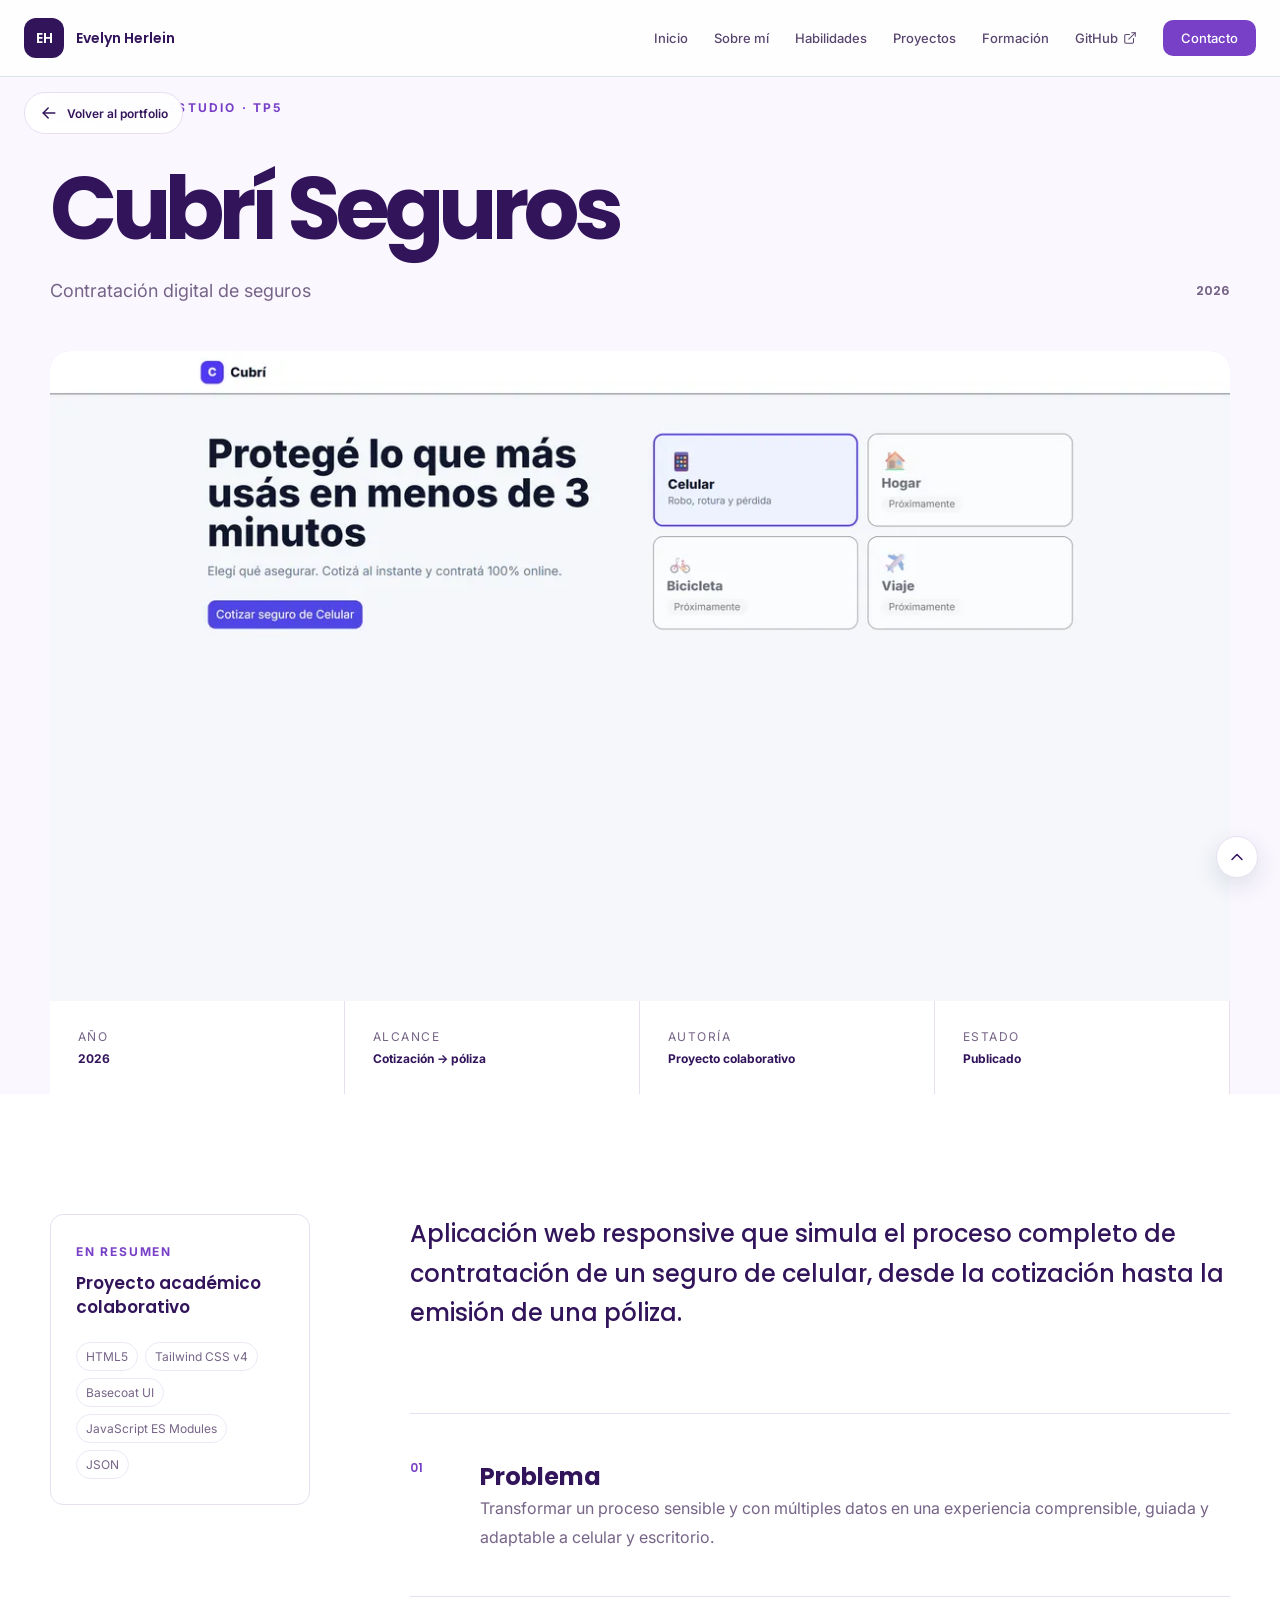
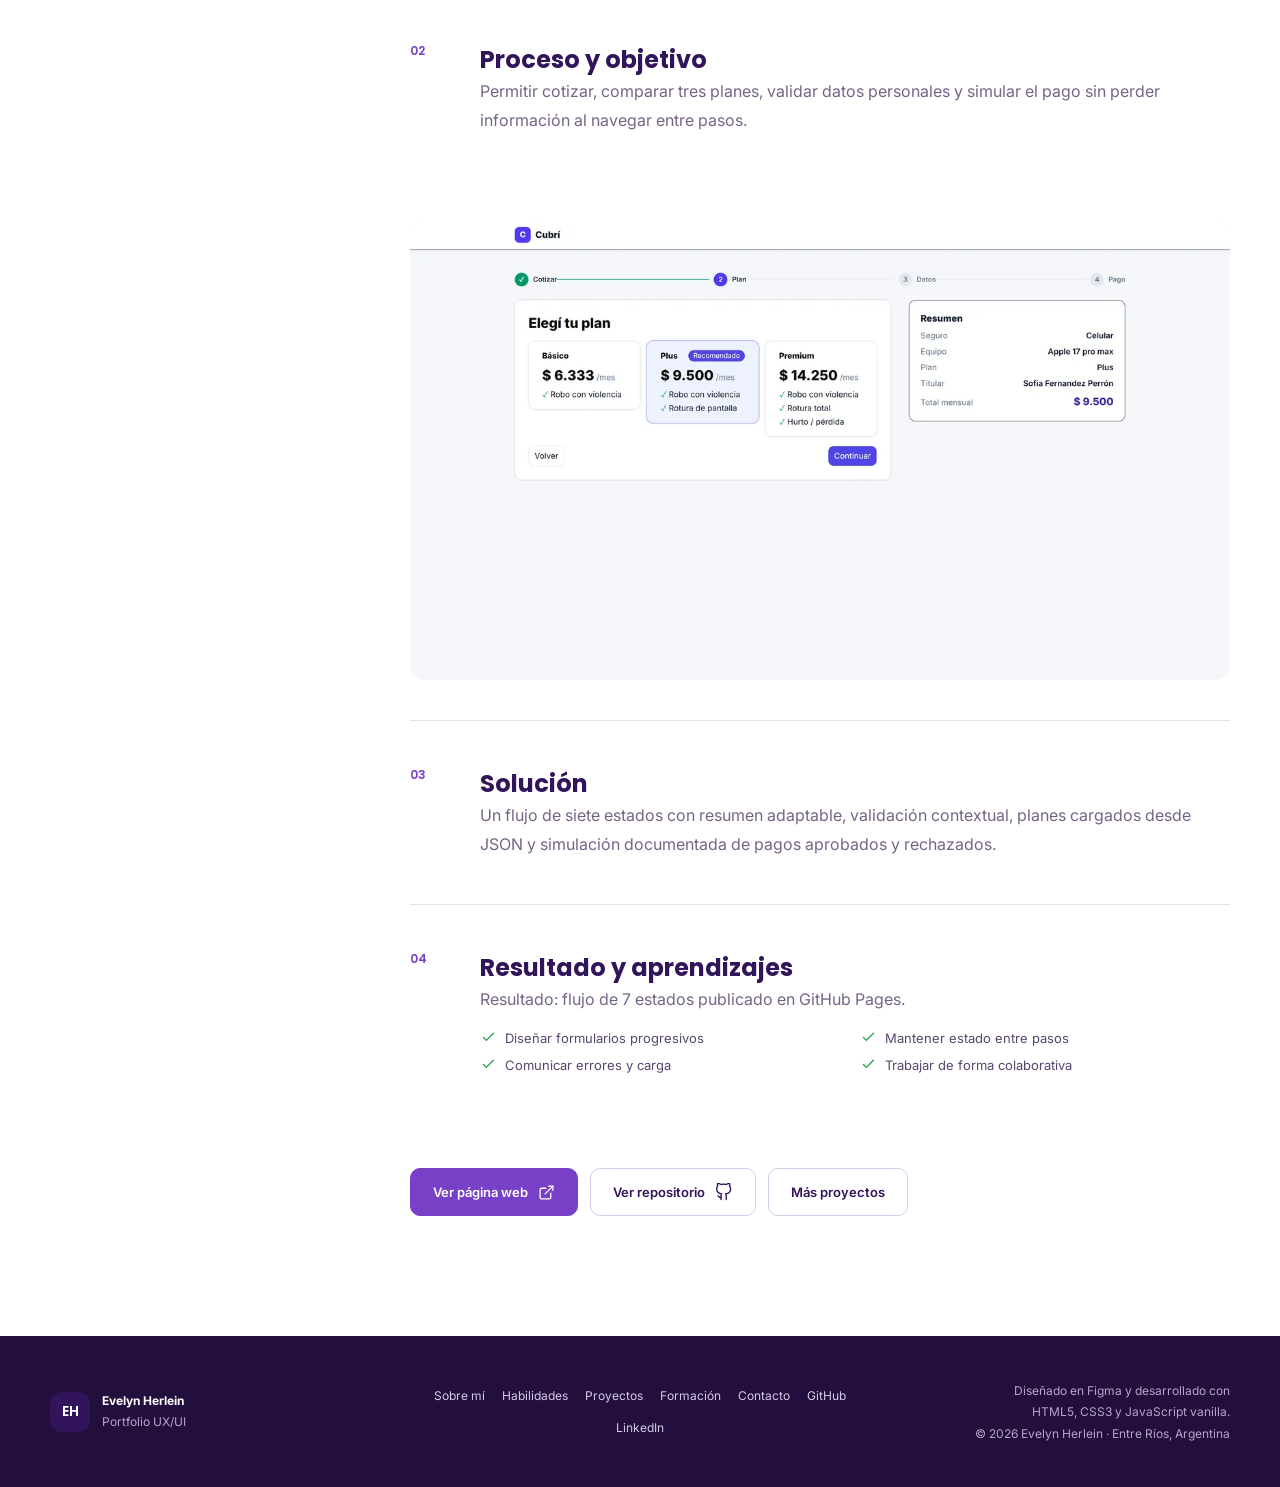
<file: caso-cubri.html>
<!doctype html>
<html lang="es-AR">
<head>
<meta charset="UTF-8">
<meta name="viewport" content="width=device-width, initial-scale=1">
<title>Cubrí Seguros · Caso de estudio | Evelyn Herlein</title>
<meta name="description" content="Flujo responsive de cotización, elección de plan, datos, pago simulado y confirmación para seguros de celular.">
<meta name="theme-color" content="#14213d">
<meta property="og:type" content="website">
<meta property="og:title" content="Cubrí Seguros · Caso de estudio | Evelyn Herlein">
<meta property="og:description" content="Flujo responsive de cotización, elección de plan, datos, pago simulado y confirmación para seguros de celular.">
<meta property="og:image" content="https://TU-SITIO.netlify.app/img/og-image.jpg">
<meta property="og:url" content="https://TU-SITIO.netlify.app/caso-cubri.html">
<meta name="twitter:card" content="summary_large_image">
<link rel="icon" href="favicon.svg" type="image/svg+xml">
<link rel="preconnect" href="https://fonts.googleapis.com">
<link rel="preconnect" href="https://fonts.gstatic.com" crossorigin>
<link rel="stylesheet" href="https://fonts.googleapis.com/css2?family=Inter:wght@400;500;600;700&family=Poppins:wght@500;600;700&display=swap">
<link rel="stylesheet" href="css/styles.css">
</head>
<body>
<a class="skip-link" href="#contenido">Saltar al contenido</a>
<header class="site-header">
<div class="nav-shell">
<a class="brand" href="index.html#inicio" aria-label="Evelyn Herlein, ir al inicio"><span>EH</span><b>Evelyn Herlein</b></a>
<nav id="menu-principal" class="nav-links" aria-label="Navegación principal">
<a href="index.html#inicio">Inicio</a><a href="index.html#sobre-mi">Sobre mí</a><a href="index.html#habilidades">Habilidades</a><a href="index.html#proyectos">Proyectos</a><a href="index.html#formacion">Formación</a><a href="https://github.com/evelynherlein" target="_blank" rel="noopener noreferrer">GitHub <svg width="14" height="14" viewBox="0 0 24 24" fill="none" stroke="currentColor" stroke-width="1.8" stroke-linecap="round" stroke-linejoin="round" aria-hidden="true"><path d="M15 3h6v6"/><path d="m10 14 11-11"/><path d="M18 13v6a2 2 0 0 1-2 2H5a2 2 0 0 1-2-2V8a2 2 0 0 1 2-2h6"/></svg></a><a class="nav-cta" href="index.html#contacto">Contacto</a>
</nav>
<button class="menu-button" type="button" aria-expanded="false" aria-controls="menu-principal" aria-label="Abrir menú"><svg class="i-menu" width="20" height="20" viewBox="0 0 24 24" fill="none" stroke="currentColor" stroke-width="1.8" stroke-linecap="round" stroke-linejoin="round" aria-hidden="true"><path d="M4 7h16M4 12h16M4 17h16"/></svg><svg class="i-close" width="20" height="20" viewBox="0 0 24 24" fill="none" stroke="currentColor" stroke-width="1.8" stroke-linecap="round" stroke-linejoin="round" aria-hidden="true"><path d="m6 6 12 12M18 6 6 18"/></svg></button>
</div>
</header>
<main id="contenido" class="case-page">
<a class="back-button" href="index.html#proyectos"><svg width="20" height="20" viewBox="0 0 24 24" fill="none" stroke="currentColor" stroke-width="1.8" stroke-linecap="round" stroke-linejoin="round" aria-hidden="true"><path d="M19 12H5"/><path d="m11 18-6-6 6-6"/></svg> Volver al portfolio</a>
<section class="case-hero"><div class="container">
<div class="eyebrow"><span></span>CASO DE ESTUDIO · TP5</div>
<div class="case-title"><div><h1>Cubrí Seguros</h1><p>Contratación digital de seguros</p></div><span>2026</span></div>
<div class="case-cover"><img src="img/cubri-inicio.webp" width="1200" height="750" alt="Pantalla principal de Cubrí Seguros"></div><div class="case-facts"><div><span>Año</span><b>2026</b></div><div><span>Alcance</span><b>Cotización → póliza</b></div><div><span>Autoría</span><b>Proyecto colaborativo</b></div><div><span>Estado</span><b>Publicado</b></div></div></div></section>
<section class="case-content section"><div class="container study-grid">
<aside><span>EN RESUMEN</span><p class="aside-title">Proyecto académico colaborativo</p><div class="tag-row"><span>HTML5</span><span>Tailwind CSS v4</span><span>Basecoat UI</span><span>JavaScript ES Modules</span><span>JSON</span></div></aside>
<div class="study-copy"><p class="intro">Aplicación web responsive que simula el proceso completo de contratación de un seguro de celular, desde la cotización hasta la emisión de una póliza.</p>
<article><span aria-hidden="true">01</span><div><h2>Problema</h2><p>Transformar un proceso sensible y con múltiples datos en una experiencia comprensible, guiada y adaptable a celular y escritorio.</p></div></article><article><span aria-hidden="true">02</span><div><h2>Proceso y objetivo</h2><p>Permitir cotizar, comparar tres planes, validar datos personales y simular el pago sin perder información al navegar entre pasos.</p></div></article><div class="study-image"><img src="img/cubri-planes.webp" width="1200" height="750" alt="Detalle visual de Cubrí Seguros" loading="lazy"></div><article><span aria-hidden="true">03</span><div><h2>Solución</h2><p>Un flujo de siete estados con resumen adaptable, validación contextual, planes cargados desde JSON y simulación documentada de pagos aprobados y rechazados.</p></div></article>
<article><span aria-hidden="true">04</span><div><h2>Resultado y aprendizajes</h2><p>Resultado: flujo de 7 estados publicado en GitHub Pages.</p><ul style="margin-top:16px"><li><svg width="17" height="17" viewBox="0 0 24 24" fill="none" stroke="currentColor" stroke-width="1.8" stroke-linecap="round" stroke-linejoin="round" aria-hidden="true"><path d="m5 12 4 4L19 6"/></svg>Diseñar formularios progresivos</li><li><svg width="17" height="17" viewBox="0 0 24 24" fill="none" stroke="currentColor" stroke-width="1.8" stroke-linecap="round" stroke-linejoin="round" aria-hidden="true"><path d="m5 12 4 4L19 6"/></svg>Mantener estado entre pasos</li><li><svg width="17" height="17" viewBox="0 0 24 24" fill="none" stroke="currentColor" stroke-width="1.8" stroke-linecap="round" stroke-linejoin="round" aria-hidden="true"><path d="m5 12 4 4L19 6"/></svg>Comunicar errores y carga</li><li><svg width="17" height="17" viewBox="0 0 24 24" fill="none" stroke="currentColor" stroke-width="1.8" stroke-linecap="round" stroke-linejoin="round" aria-hidden="true"><path d="m5 12 4 4L19 6"/></svg>Trabajar de forma colaborativa</li></ul></div></article>
<div class="case-actions"><a class="button" href="https://sofiferuader1.github.io/TP5-Cubri-Seguros/" target="_blank" rel="noopener noreferrer">Ver página web <svg width="17" height="17" viewBox="0 0 24 24" fill="none" stroke="currentColor" stroke-width="1.8" stroke-linecap="round" stroke-linejoin="round" aria-hidden="true"><path d="M15 3h6v6"/><path d="m10 14 11-11"/><path d="M18 13v6a2 2 0 0 1-2 2H5a2 2 0 0 1-2-2V8a2 2 0 0 1 2-2h6"/></svg></a><a class="button button-secondary" href="https://github.com/Sofiferuader1/TP5-Cubri-Seguros" target="_blank" rel="noopener noreferrer">Ver repositorio <svg width="18" height="18" viewBox="0 0 24 24" fill="none" stroke="currentColor" stroke-width="1.8" stroke-linecap="round" stroke-linejoin="round" aria-hidden="true"><path d="M15 22v-4a4.8 4.8 0 0 0-1-3.5c3.3-.4 6.8-1.6 6.8-7A5.4 5.4 0 0 0 19.4 4 5 5 0 0 0 19.3.5S18.2.1 15 2a13.4 13.4 0 0 0-7 0C4.8.1 3.7.5 3.7.5A5 5 0 0 0 3.6 4a5.4 5.4 0 0 0-1.4 3.7c0 5.3 3.5 6.5 6.8 6.9A4.8 4.8 0 0 0 8 18v4"/><path d="M8 19c-3 .9-3-1.5-4-2"/></svg></a><a class="button button-secondary" href="index.html#proyectos">Más proyectos</a></div></div></div></section>
</main>
<footer class="site-footer">
<div class="container">
<div><span class="footer-brand">EH</span><p><b>Evelyn Herlein</b><br>Portfolio UX/UI</p></div>
<nav aria-label="Navegación del pie de página"><a href="index.html#sobre-mi">Sobre mí</a><a href="index.html#habilidades">Habilidades</a><a href="index.html#proyectos">Proyectos</a><a href="index.html#formacion">Formación</a><a href="index.html#contacto">Contacto</a><a href="https://github.com/evelynherlein" target="_blank" rel="noopener noreferrer">GitHub</a><a href="https://www.linkedin.com/in/evelyn-herlein-a88b2836" target="_blank" rel="noopener noreferrer">LinkedIn</a></nav>
<div><p>Diseñado en Figma y desarrollado con<br>HTML5, CSS3 y JavaScript vanilla.</p><span>© 2026 Evelyn Herlein · Entre Ríos, Argentina</span></div>
</div>
</footer>
<a class="to-top" href="#inicio" aria-label="Volver arriba"><svg width="20" height="20" viewBox="0 0 24 24" fill="none" stroke="currentColor" stroke-width="1.8" stroke-linecap="round" stroke-linejoin="round" aria-hidden="true"><path d="m18 15-6-6-6 6"/></svg></a>
<script src="js/main.js" defer></script>
</body>
</html>
</file>
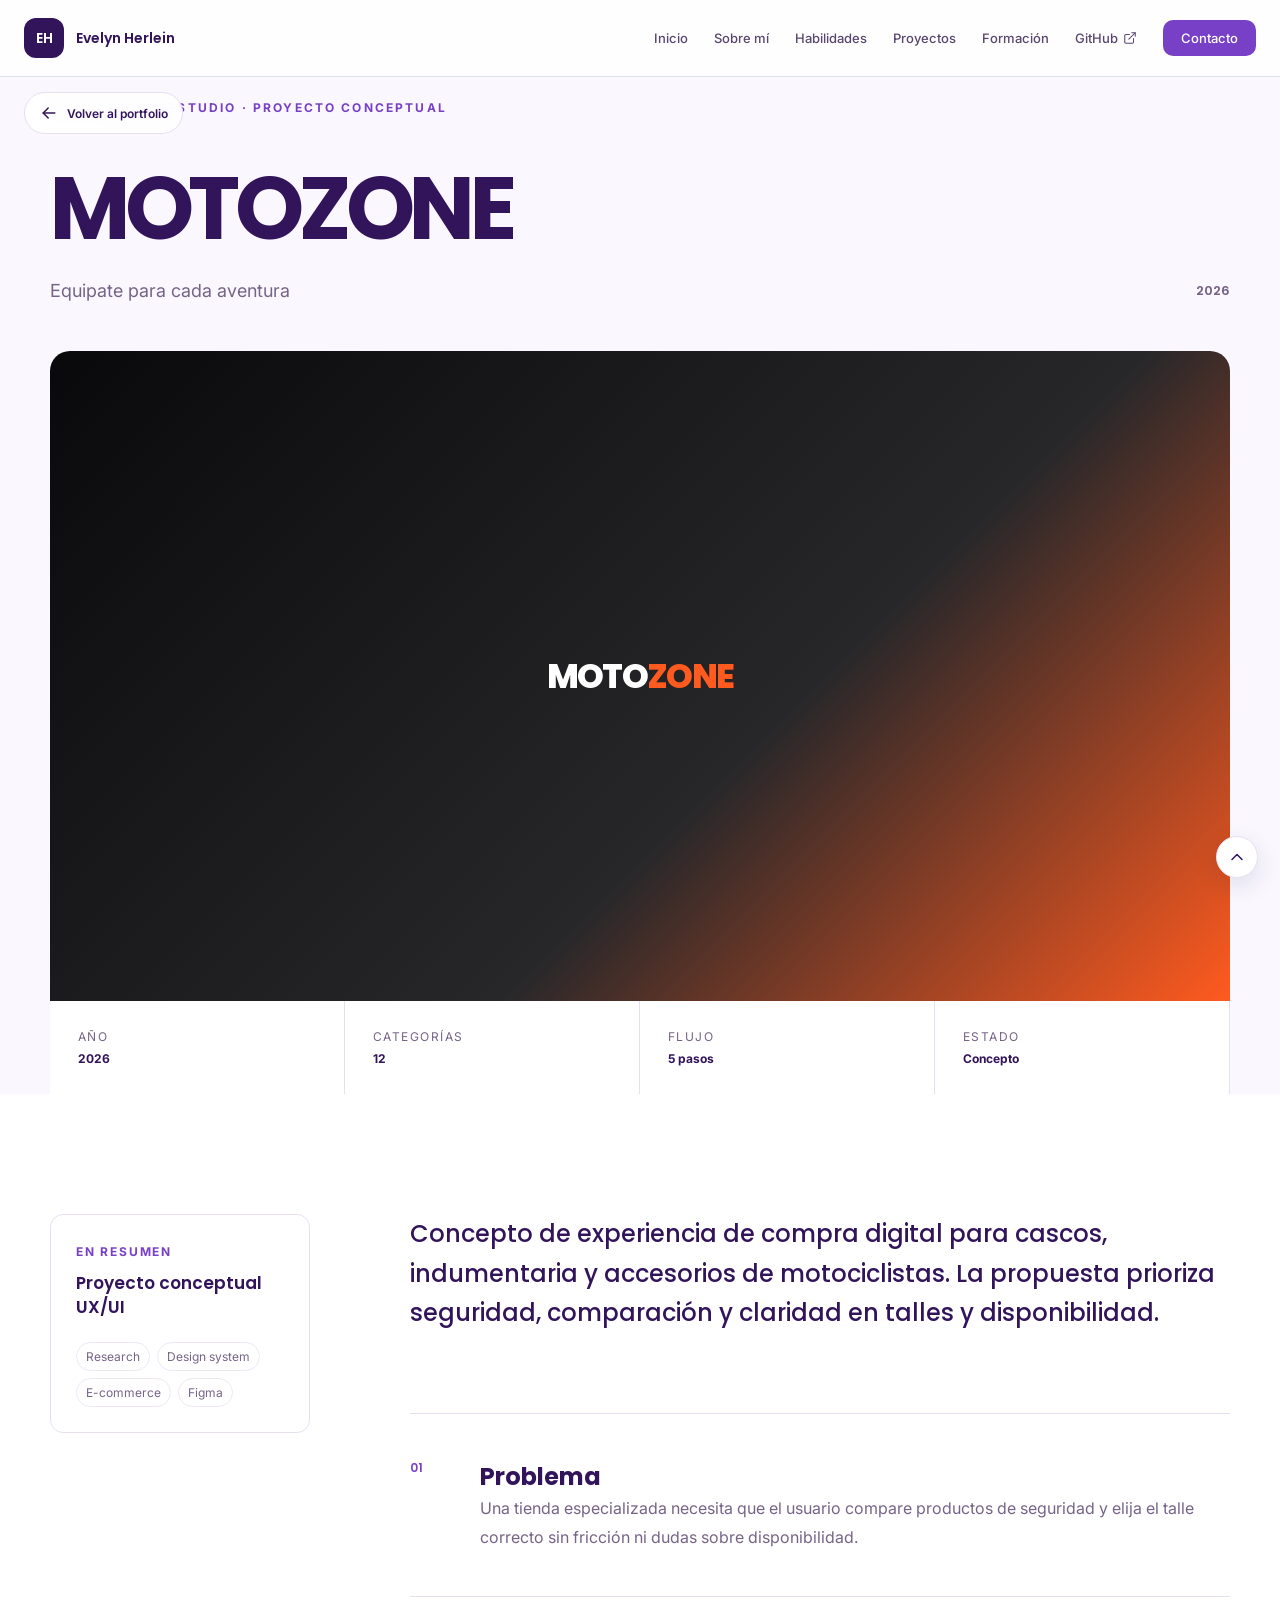
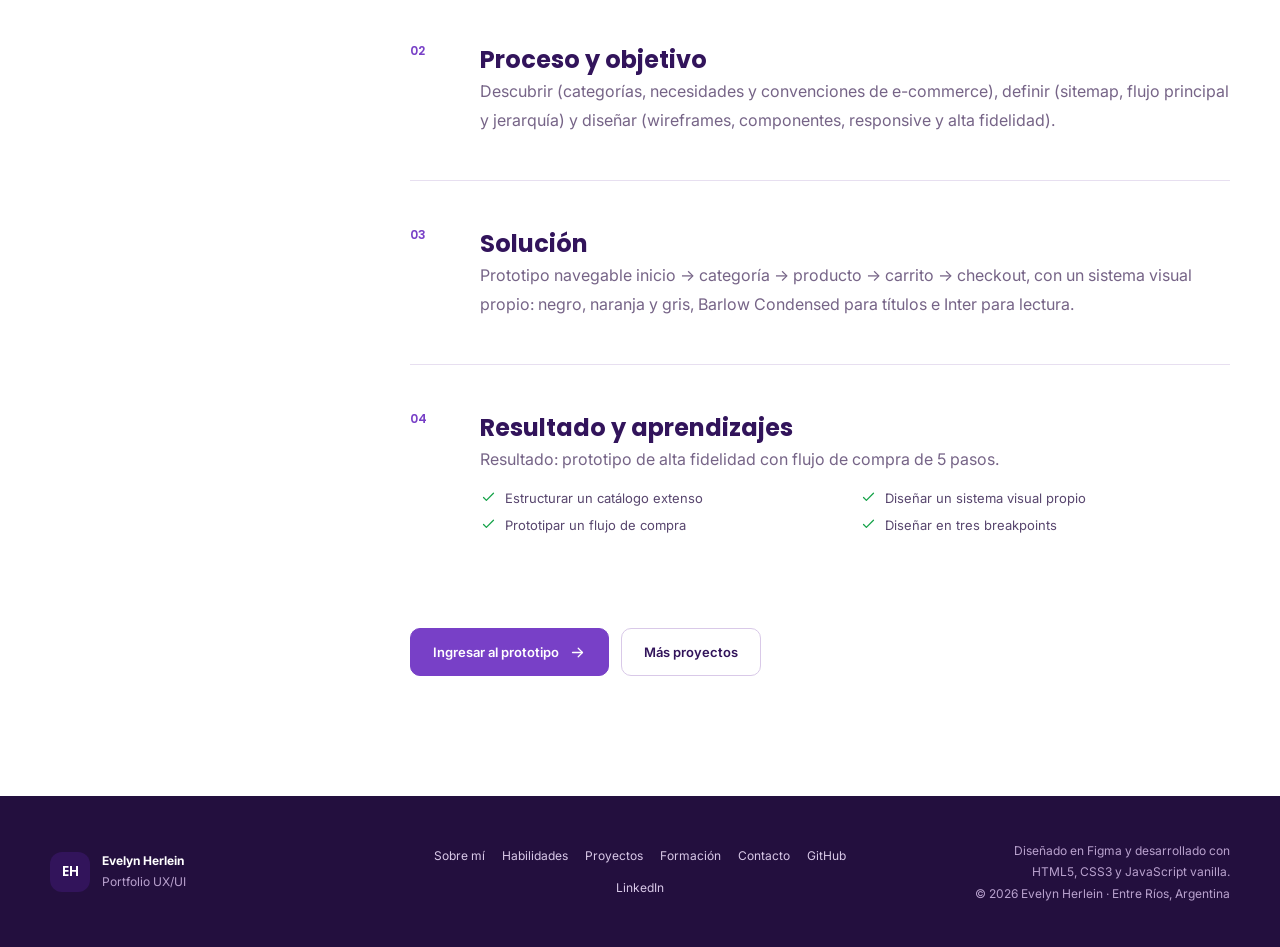
<file: caso-motozone.html>
<!doctype html>
<html lang="es-AR">
<head>
<meta charset="UTF-8">
<meta name="viewport" content="width=device-width, initial-scale=1">
<title>MOTOZONE · Caso de estudio | Evelyn Herlein</title>
<meta name="description" content="Diseño de una experiencia de compra especializada en indumentaria y accesorios para motociclistas.">
<meta name="theme-color" content="#14213d">
<meta property="og:type" content="website">
<meta property="og:title" content="MOTOZONE · Caso de estudio | Evelyn Herlein">
<meta property="og:description" content="Diseño de una experiencia de compra especializada en indumentaria y accesorios para motociclistas.">
<meta property="og:image" content="https://TU-SITIO.netlify.app/img/og-image.jpg">
<meta property="og:url" content="https://TU-SITIO.netlify.app/caso-motozone.html">
<meta name="twitter:card" content="summary_large_image">
<link rel="icon" href="favicon.svg" type="image/svg+xml">
<link rel="preconnect" href="https://fonts.googleapis.com">
<link rel="preconnect" href="https://fonts.gstatic.com" crossorigin>
<link rel="stylesheet" href="https://fonts.googleapis.com/css2?family=Inter:wght@400;500;600;700&family=Poppins:wght@500;600;700&display=swap">
<link rel="stylesheet" href="css/styles.css">
</head>
<body>
<a class="skip-link" href="#contenido">Saltar al contenido</a>
<header class="site-header">
<div class="nav-shell">
<a class="brand" href="index.html#inicio" aria-label="Evelyn Herlein, ir al inicio"><span>EH</span><b>Evelyn Herlein</b></a>
<nav id="menu-principal" class="nav-links" aria-label="Navegación principal">
<a href="index.html#inicio">Inicio</a><a href="index.html#sobre-mi">Sobre mí</a><a href="index.html#habilidades">Habilidades</a><a href="index.html#proyectos">Proyectos</a><a href="index.html#formacion">Formación</a><a href="https://github.com/evelynherlein" target="_blank" rel="noopener noreferrer">GitHub <svg width="14" height="14" viewBox="0 0 24 24" fill="none" stroke="currentColor" stroke-width="1.8" stroke-linecap="round" stroke-linejoin="round" aria-hidden="true"><path d="M15 3h6v6"/><path d="m10 14 11-11"/><path d="M18 13v6a2 2 0 0 1-2 2H5a2 2 0 0 1-2-2V8a2 2 0 0 1 2-2h6"/></svg></a><a class="nav-cta" href="index.html#contacto">Contacto</a>
</nav>
<button class="menu-button" type="button" aria-expanded="false" aria-controls="menu-principal" aria-label="Abrir menú"><svg class="i-menu" width="20" height="20" viewBox="0 0 24 24" fill="none" stroke="currentColor" stroke-width="1.8" stroke-linecap="round" stroke-linejoin="round" aria-hidden="true"><path d="M4 7h16M4 12h16M4 17h16"/></svg><svg class="i-close" width="20" height="20" viewBox="0 0 24 24" fill="none" stroke="currentColor" stroke-width="1.8" stroke-linecap="round" stroke-linejoin="round" aria-hidden="true"><path d="m6 6 12 12M18 6 6 18"/></svg></button>
</div>
</header>
<main id="contenido" class="case-page">
<a class="back-button" href="index.html#proyectos"><svg width="20" height="20" viewBox="0 0 24 24" fill="none" stroke="currentColor" stroke-width="1.8" stroke-linecap="round" stroke-linejoin="round" aria-hidden="true"><path d="M19 12H5"/><path d="m11 18-6-6 6-6"/></svg> Volver al portfolio</a>
<section class="case-hero"><div class="container">
<div class="eyebrow"><span></span>CASO DE ESTUDIO · PROYECTO CONCEPTUAL</div>
<div class="case-title"><div><h1>MOTOZONE</h1><p>Equipate para cada aventura</p></div><span>2026</span></div>
<div class="case-cover"><span class="moto-cover" style="width:100%;height:100%" role="img" aria-label="Logo de MOTOZONE">MOTO<span>ZONE</span></span></div><div class="case-facts"><div><span>Año</span><b>2026</b></div><div><span>Categorías</span><b>12</b></div><div><span>Flujo</span><b>5 pasos</b></div><div><span>Estado</span><b>Concepto</b></div></div></div></section>
<section class="case-content section"><div class="container study-grid">
<aside><span>EN RESUMEN</span><p class="aside-title">Proyecto conceptual UX/UI</p><div class="tag-row"><span>Research</span><span>Design system</span><span>E-commerce</span><span>Figma</span></div></aside>
<div class="study-copy"><p class="intro">Concepto de experiencia de compra digital para cascos, indumentaria y accesorios de motociclistas. La propuesta prioriza seguridad, comparación y claridad en talles y disponibilidad.</p>
<article><span aria-hidden="true">01</span><div><h2>Problema</h2><p>Una tienda especializada necesita que el usuario compare productos de seguridad y elija el talle correcto sin fricción ni dudas sobre disponibilidad.</p></div></article><article><span aria-hidden="true">02</span><div><h2>Proceso y objetivo</h2><p>Descubrir (categorías, necesidades y convenciones de e-commerce), definir (sitemap, flujo principal y jerarquía) y diseñar (wireframes, componentes, responsive y alta fidelidad).</p></div></article><article><span aria-hidden="true">03</span><div><h2>Solución</h2><p>Prototipo navegable inicio → categoría → producto → carrito → checkout, con un sistema visual propio: negro, naranja y gris, Barlow Condensed para títulos e Inter para lectura.</p></div></article>
<article><span aria-hidden="true">04</span><div><h2>Resultado y aprendizajes</h2><p>Resultado: prototipo de alta fidelidad con flujo de compra de 5 pasos.</p><ul style="margin-top:16px"><li><svg width="17" height="17" viewBox="0 0 24 24" fill="none" stroke="currentColor" stroke-width="1.8" stroke-linecap="round" stroke-linejoin="round" aria-hidden="true"><path d="m5 12 4 4L19 6"/></svg>Estructurar un catálogo extenso</li><li><svg width="17" height="17" viewBox="0 0 24 24" fill="none" stroke="currentColor" stroke-width="1.8" stroke-linecap="round" stroke-linejoin="round" aria-hidden="true"><path d="m5 12 4 4L19 6"/></svg>Diseñar un sistema visual propio</li><li><svg width="17" height="17" viewBox="0 0 24 24" fill="none" stroke="currentColor" stroke-width="1.8" stroke-linecap="round" stroke-linejoin="round" aria-hidden="true"><path d="m5 12 4 4L19 6"/></svg>Prototipar un flujo de compra</li><li><svg width="17" height="17" viewBox="0 0 24 24" fill="none" stroke="currentColor" stroke-width="1.8" stroke-linecap="round" stroke-linejoin="round" aria-hidden="true"><path d="m5 12 4 4L19 6"/></svg>Diseñar en tres breakpoints</li></ul></div></article>
<div class="case-actions"><a class="button" href="tienda.html">Ingresar al prototipo <svg width="17" height="17" viewBox="0 0 24 24" fill="none" stroke="currentColor" stroke-width="1.8" stroke-linecap="round" stroke-linejoin="round" aria-hidden="true"><path d="M5 12h14"/><path d="m13 6 6 6-6 6"/></svg></a><a class="button button-secondary" href="index.html#proyectos">Más proyectos</a></div></div></div></section>
</main>
<footer class="site-footer">
<div class="container">
<div><span class="footer-brand">EH</span><p><b>Evelyn Herlein</b><br>Portfolio UX/UI</p></div>
<nav aria-label="Navegación del pie de página"><a href="index.html#sobre-mi">Sobre mí</a><a href="index.html#habilidades">Habilidades</a><a href="index.html#proyectos">Proyectos</a><a href="index.html#formacion">Formación</a><a href="index.html#contacto">Contacto</a><a href="https://github.com/evelynherlein" target="_blank" rel="noopener noreferrer">GitHub</a><a href="https://www.linkedin.com/in/evelyn-herlein-a88b2836" target="_blank" rel="noopener noreferrer">LinkedIn</a></nav>
<div><p>Diseñado en Figma y desarrollado con<br>HTML5, CSS3 y JavaScript vanilla.</p><span>© 2026 Evelyn Herlein · Entre Ríos, Argentina</span></div>
</div>
</footer>
<a class="to-top" href="#inicio" aria-label="Volver arriba"><svg width="20" height="20" viewBox="0 0 24 24" fill="none" stroke="currentColor" stroke-width="1.8" stroke-linecap="round" stroke-linejoin="round" aria-hidden="true"><path d="m18 15-6-6-6 6"/></svg></a>
<script src="js/main.js" defer></script>
</body>
</html>
</file>
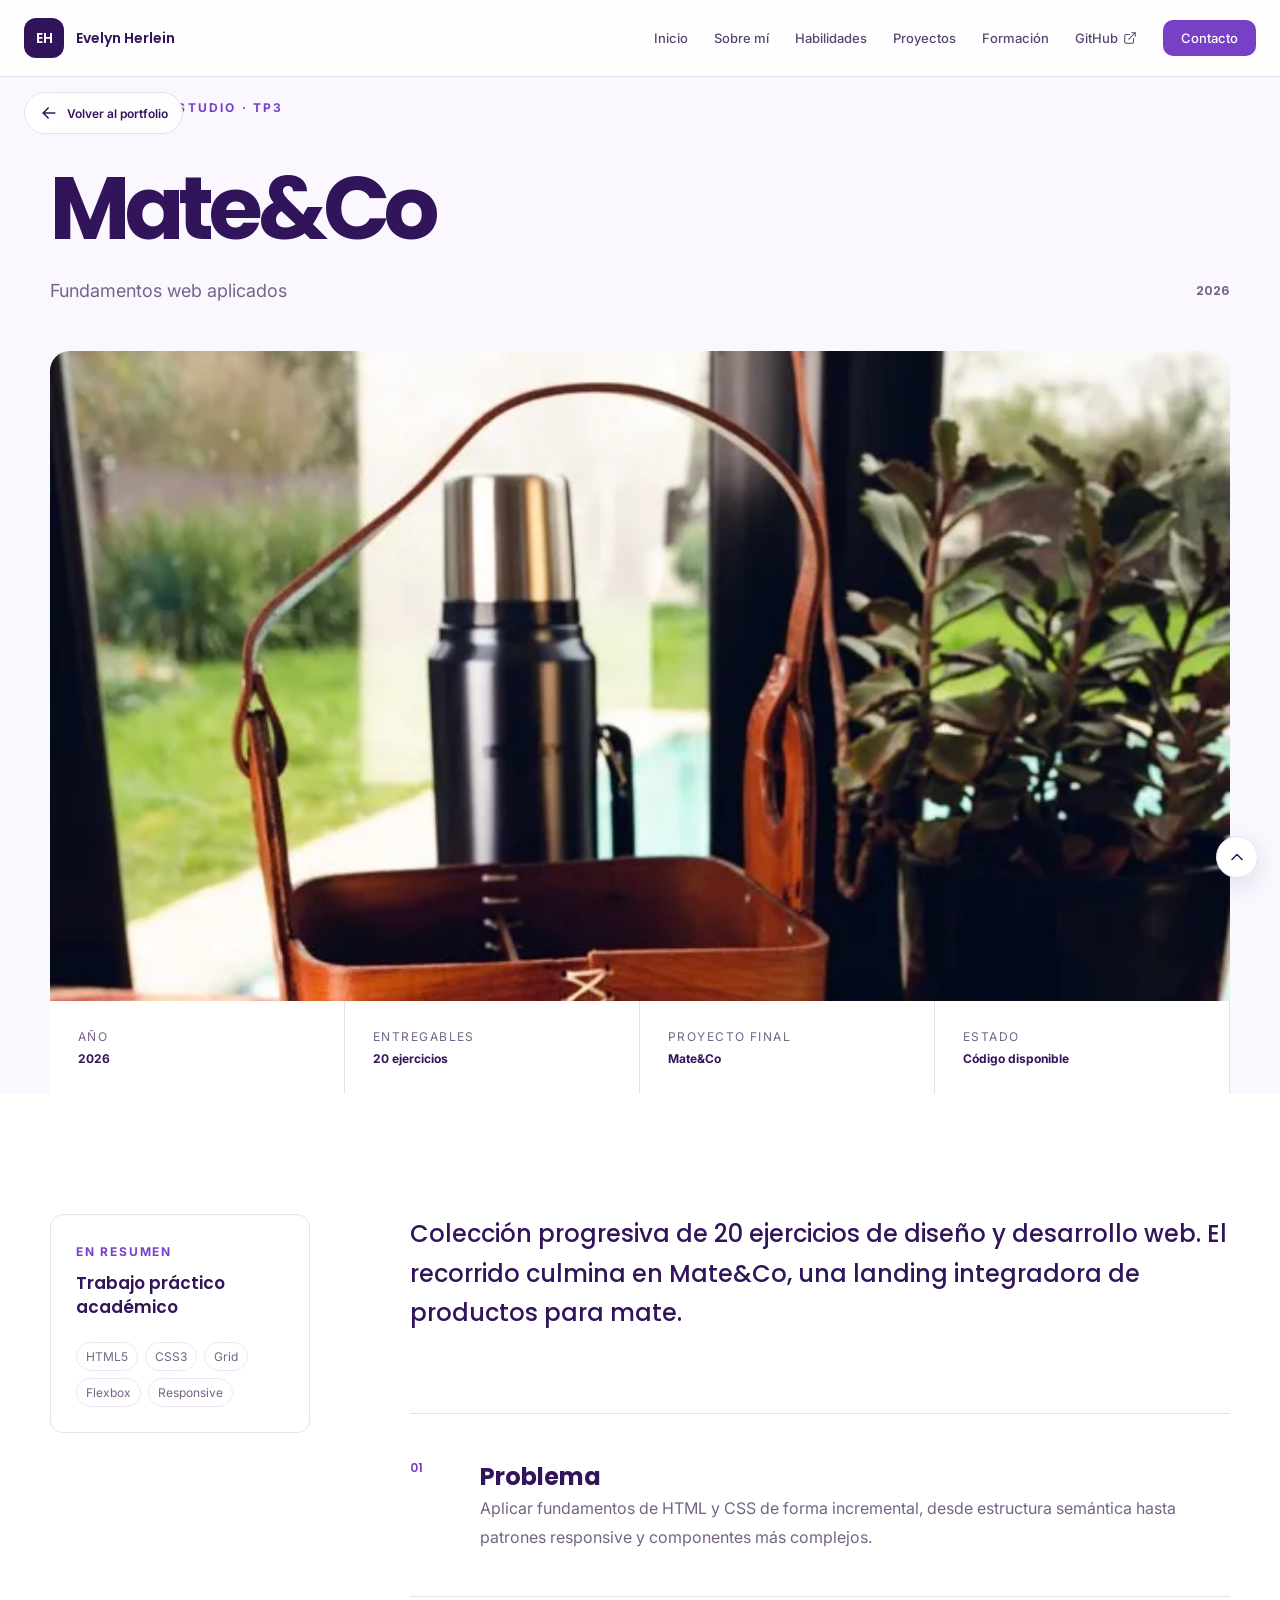
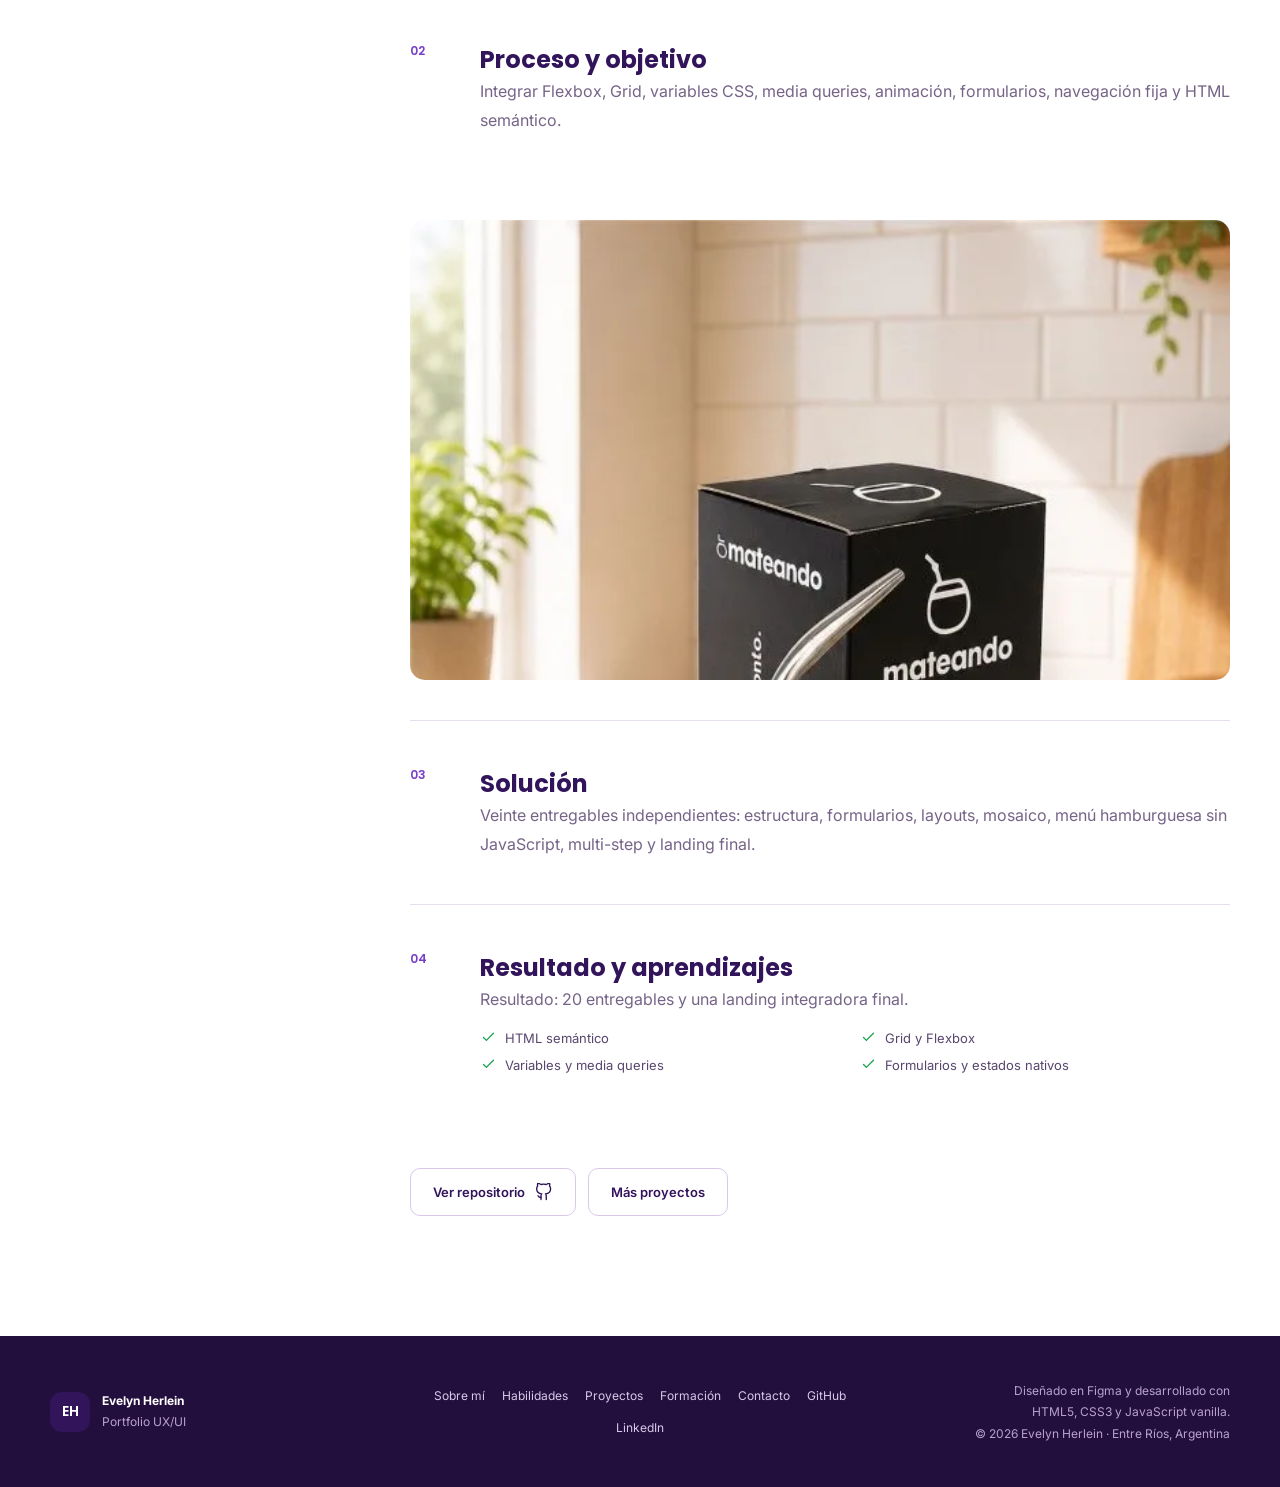
<file: caso-tp3.html>
<!doctype html>
<html lang="es-AR">
<head>
<meta charset="UTF-8">
<meta name="viewport" content="width=device-width, initial-scale=1">
<title>Mate&Co · Caso de estudio | Evelyn Herlein</title>
<meta name="description" content="Recorrido progresivo desde estructura HTML hasta una landing integradora con Grid, Flexbox, variables y animación.">
<meta name="theme-color" content="#14213d">
<meta property="og:type" content="website">
<meta property="og:title" content="Mate&Co · Caso de estudio | Evelyn Herlein">
<meta property="og:description" content="Recorrido progresivo desde estructura HTML hasta una landing integradora con Grid, Flexbox, variables y animación.">
<meta property="og:image" content="https://TU-SITIO.netlify.app/img/og-image.jpg">
<meta property="og:url" content="https://TU-SITIO.netlify.app/caso-tp3.html">
<meta name="twitter:card" content="summary_large_image">
<link rel="icon" href="favicon.svg" type="image/svg+xml">
<link rel="preconnect" href="https://fonts.googleapis.com">
<link rel="preconnect" href="https://fonts.gstatic.com" crossorigin>
<link rel="stylesheet" href="https://fonts.googleapis.com/css2?family=Inter:wght@400;500;600;700&family=Poppins:wght@500;600;700&display=swap">
<link rel="stylesheet" href="css/styles.css">
</head>
<body>
<a class="skip-link" href="#contenido">Saltar al contenido</a>
<header class="site-header">
<div class="nav-shell">
<a class="brand" href="index.html#inicio" aria-label="Evelyn Herlein, ir al inicio"><span>EH</span><b>Evelyn Herlein</b></a>
<nav id="menu-principal" class="nav-links" aria-label="Navegación principal">
<a href="index.html#inicio">Inicio</a><a href="index.html#sobre-mi">Sobre mí</a><a href="index.html#habilidades">Habilidades</a><a href="index.html#proyectos">Proyectos</a><a href="index.html#formacion">Formación</a><a href="https://github.com/evelynherlein" target="_blank" rel="noopener noreferrer">GitHub <svg width="14" height="14" viewBox="0 0 24 24" fill="none" stroke="currentColor" stroke-width="1.8" stroke-linecap="round" stroke-linejoin="round" aria-hidden="true"><path d="M15 3h6v6"/><path d="m10 14 11-11"/><path d="M18 13v6a2 2 0 0 1-2 2H5a2 2 0 0 1-2-2V8a2 2 0 0 1 2-2h6"/></svg></a><a class="nav-cta" href="index.html#contacto">Contacto</a>
</nav>
<button class="menu-button" type="button" aria-expanded="false" aria-controls="menu-principal" aria-label="Abrir menú"><svg class="i-menu" width="20" height="20" viewBox="0 0 24 24" fill="none" stroke="currentColor" stroke-width="1.8" stroke-linecap="round" stroke-linejoin="round" aria-hidden="true"><path d="M4 7h16M4 12h16M4 17h16"/></svg><svg class="i-close" width="20" height="20" viewBox="0 0 24 24" fill="none" stroke="currentColor" stroke-width="1.8" stroke-linecap="round" stroke-linejoin="round" aria-hidden="true"><path d="m6 6 12 12M18 6 6 18"/></svg></button>
</div>
</header>
<main id="contenido" class="case-page">
<a class="back-button" href="index.html#proyectos"><svg width="20" height="20" viewBox="0 0 24 24" fill="none" stroke="currentColor" stroke-width="1.8" stroke-linecap="round" stroke-linejoin="round" aria-hidden="true"><path d="M19 12H5"/><path d="m11 18-6-6 6-6"/></svg> Volver al portfolio</a>
<section class="case-hero"><div class="container">
<div class="eyebrow"><span></span>CASO DE ESTUDIO · TP3</div>
<div class="case-title"><div><h1>Mate&amp;Co</h1><p>Fundamentos web aplicados</p></div><span>2026</span></div>
<div class="case-cover"><img src="img/tp3-set.webp" width="640" height="800" alt="Pantalla principal de Mate&amp;Co"></div><div class="case-facts"><div><span>Año</span><b>2026</b></div><div><span>Entregables</span><b>20 ejercicios</b></div><div><span>Proyecto final</span><b>Mate&amp;Co</b></div><div><span>Estado</span><b>Código disponible</b></div></div></div></section>
<section class="case-content section"><div class="container study-grid">
<aside><span>EN RESUMEN</span><p class="aside-title">Trabajo práctico académico</p><div class="tag-row"><span>HTML5</span><span>CSS3</span><span>Grid</span><span>Flexbox</span><span>Responsive</span></div></aside>
<div class="study-copy"><p class="intro">Colección progresiva de 20 ejercicios de diseño y desarrollo web. El recorrido culmina en Mate&amp;Co, una landing integradora de productos para mate.</p>
<article><span aria-hidden="true">01</span><div><h2>Problema</h2><p>Aplicar fundamentos de HTML y CSS de forma incremental, desde estructura semántica hasta patrones responsive y componentes más complejos.</p></div></article><article><span aria-hidden="true">02</span><div><h2>Proceso y objetivo</h2><p>Integrar Flexbox, Grid, variables CSS, media queries, animación, formularios, navegación fija y HTML semántico.</p></div></article><div class="study-image"><img src="img/tp3-mate.webp" width="600" height="897" alt="Detalle visual de Mate&amp;Co" loading="lazy"></div><article><span aria-hidden="true">03</span><div><h2>Solución</h2><p>Veinte entregables independientes: estructura, formularios, layouts, mosaico, menú hamburguesa sin JavaScript, multi-step y landing final.</p></div></article>
<article><span aria-hidden="true">04</span><div><h2>Resultado y aprendizajes</h2><p>Resultado: 20 entregables y una landing integradora final.</p><ul style="margin-top:16px"><li><svg width="17" height="17" viewBox="0 0 24 24" fill="none" stroke="currentColor" stroke-width="1.8" stroke-linecap="round" stroke-linejoin="round" aria-hidden="true"><path d="m5 12 4 4L19 6"/></svg>HTML semántico</li><li><svg width="17" height="17" viewBox="0 0 24 24" fill="none" stroke="currentColor" stroke-width="1.8" stroke-linecap="round" stroke-linejoin="round" aria-hidden="true"><path d="m5 12 4 4L19 6"/></svg>Grid y Flexbox</li><li><svg width="17" height="17" viewBox="0 0 24 24" fill="none" stroke="currentColor" stroke-width="1.8" stroke-linecap="round" stroke-linejoin="round" aria-hidden="true"><path d="m5 12 4 4L19 6"/></svg>Variables y media queries</li><li><svg width="17" height="17" viewBox="0 0 24 24" fill="none" stroke="currentColor" stroke-width="1.8" stroke-linecap="round" stroke-linejoin="round" aria-hidden="true"><path d="m5 12 4 4L19 6"/></svg>Formularios y estados nativos</li></ul></div></article>
<div class="case-actions"><a class="button button-secondary" href="https://github.com/evelynherlein/ux-ui/tree/main/tp3" target="_blank" rel="noopener noreferrer">Ver repositorio <svg width="18" height="18" viewBox="0 0 24 24" fill="none" stroke="currentColor" stroke-width="1.8" stroke-linecap="round" stroke-linejoin="round" aria-hidden="true"><path d="M15 22v-4a4.8 4.8 0 0 0-1-3.5c3.3-.4 6.8-1.6 6.8-7A5.4 5.4 0 0 0 19.4 4 5 5 0 0 0 19.3.5S18.2.1 15 2a13.4 13.4 0 0 0-7 0C4.8.1 3.7.5 3.7.5A5 5 0 0 0 3.6 4a5.4 5.4 0 0 0-1.4 3.7c0 5.3 3.5 6.5 6.8 6.9A4.8 4.8 0 0 0 8 18v4"/><path d="M8 19c-3 .9-3-1.5-4-2"/></svg></a><a class="button button-secondary" href="index.html#proyectos">Más proyectos</a></div></div></div></section>
</main>
<footer class="site-footer">
<div class="container">
<div><span class="footer-brand">EH</span><p><b>Evelyn Herlein</b><br>Portfolio UX/UI</p></div>
<nav aria-label="Navegación del pie de página"><a href="index.html#sobre-mi">Sobre mí</a><a href="index.html#habilidades">Habilidades</a><a href="index.html#proyectos">Proyectos</a><a href="index.html#formacion">Formación</a><a href="index.html#contacto">Contacto</a><a href="https://github.com/evelynherlein" target="_blank" rel="noopener noreferrer">GitHub</a><a href="https://www.linkedin.com/in/evelyn-herlein-a88b2836" target="_blank" rel="noopener noreferrer">LinkedIn</a></nav>
<div><p>Diseñado en Figma y desarrollado con<br>HTML5, CSS3 y JavaScript vanilla.</p><span>© 2026 Evelyn Herlein · Entre Ríos, Argentina</span></div>
</div>
</footer>
<a class="to-top" href="#inicio" aria-label="Volver arriba"><svg width="20" height="20" viewBox="0 0 24 24" fill="none" stroke="currentColor" stroke-width="1.8" stroke-linecap="round" stroke-linejoin="round" aria-hidden="true"><path d="m18 15-6-6-6 6"/></svg></a>
<script src="js/main.js" defer></script>
</body>
</html>
</file>
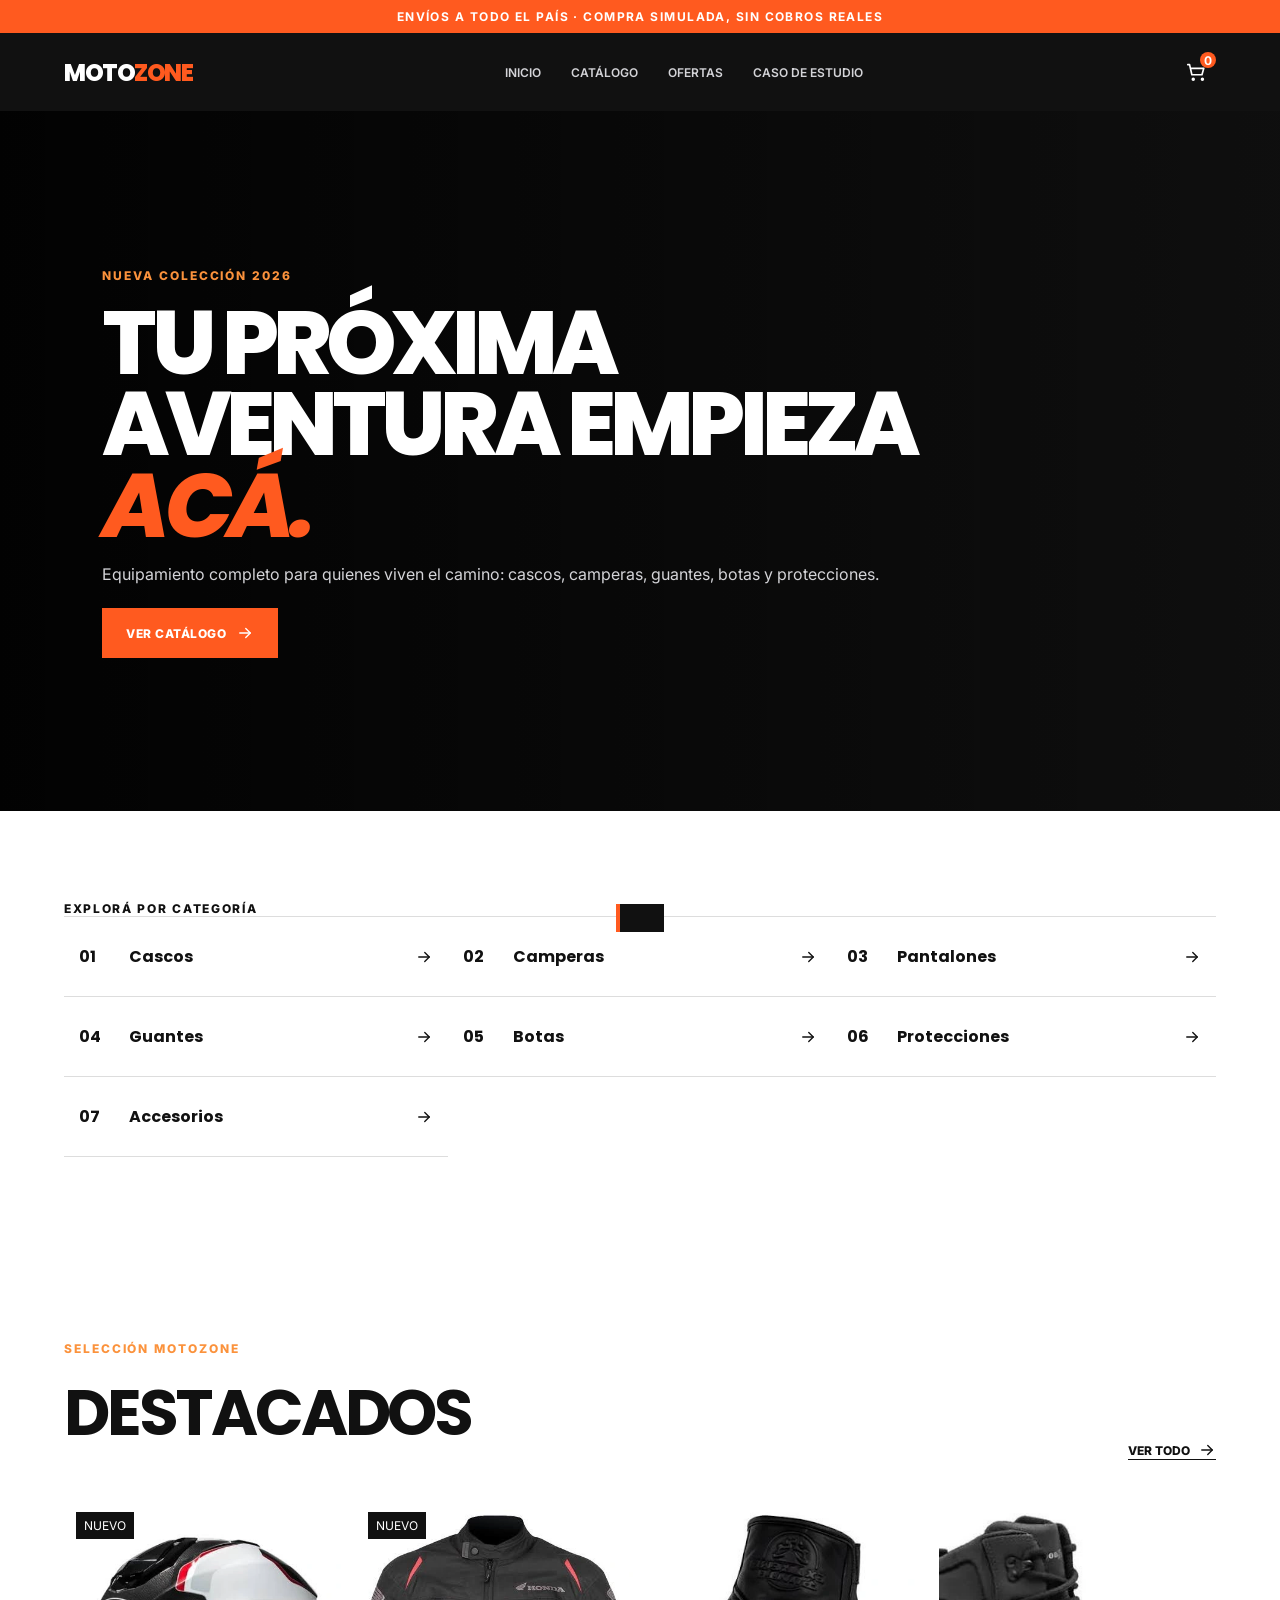
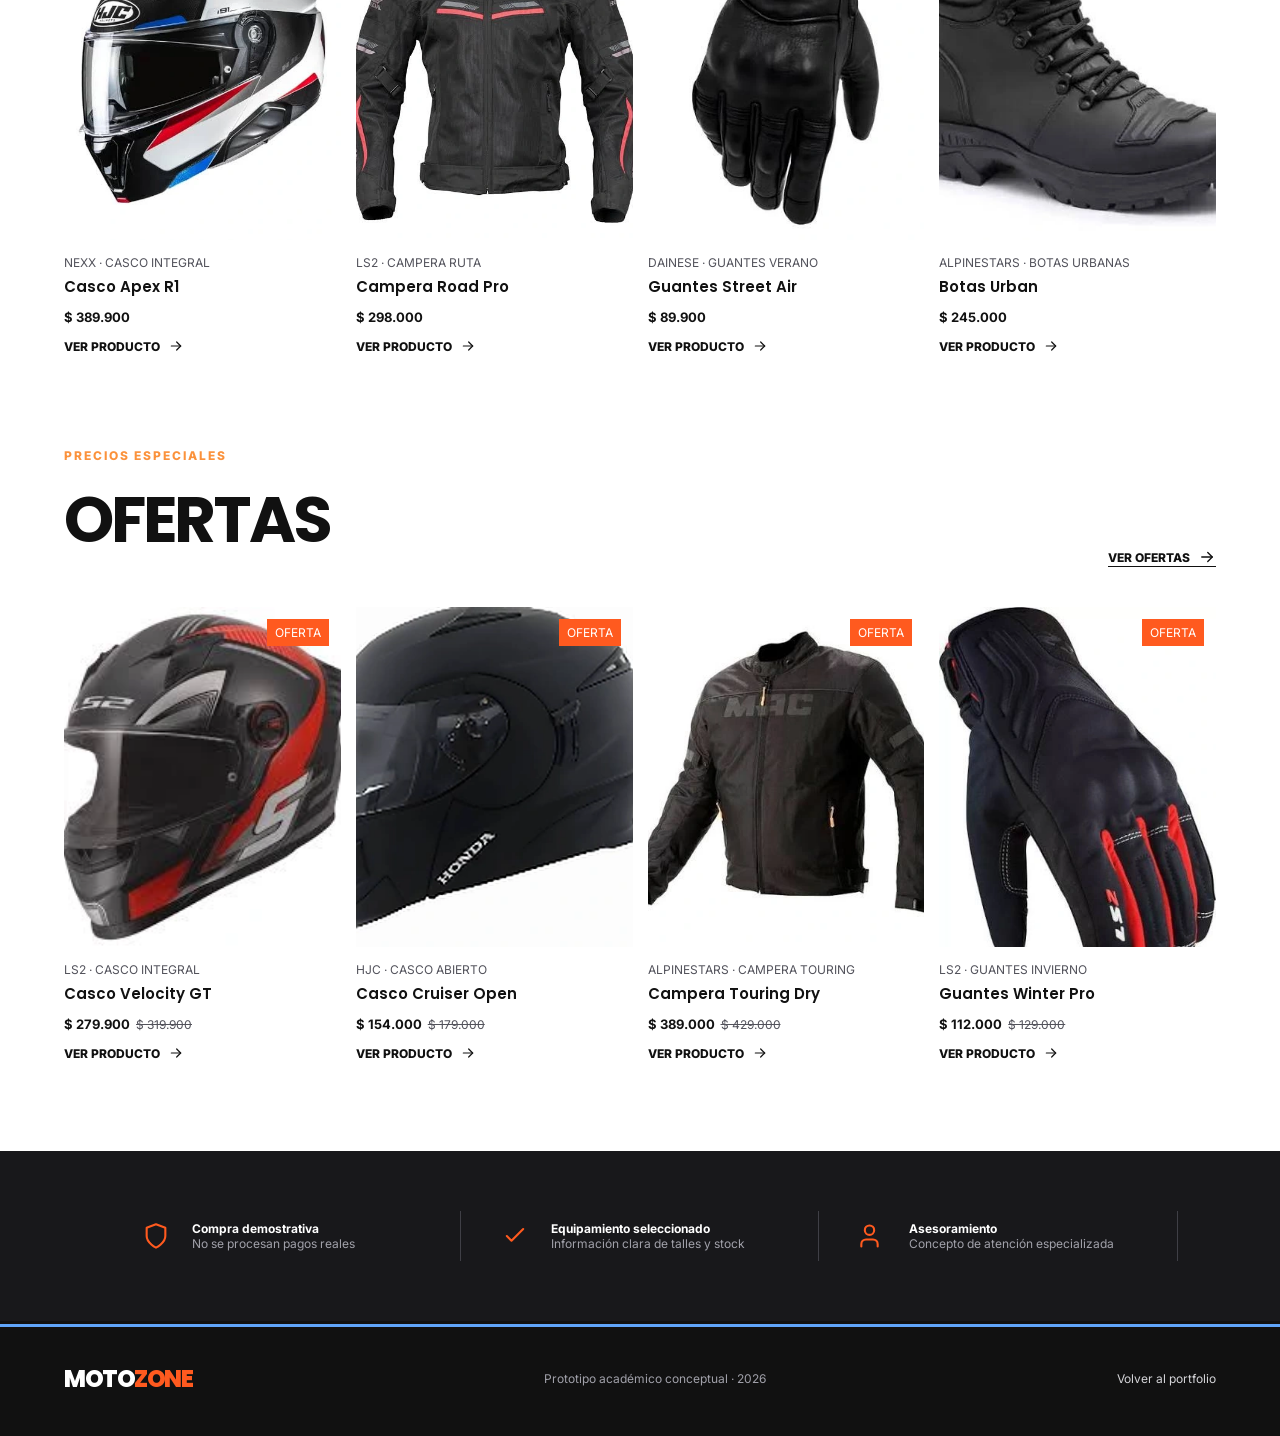
<file: tienda.html>
<!doctype html>
<html lang="es-AR">
<head>
<meta charset="UTF-8">
<meta name="viewport" content="width=device-width, initial-scale=1">
<title>MOTOZONE · Prototipo de tienda | Evelyn Herlein</title>
<meta name="description" content="Prototipo navegable de MOTOZONE: tienda conceptual de cascos, camperas, guantes, botas y protecciones para motociclistas. Compra simulada.">
<meta name="theme-color" content="#111111">
<meta property="og:title" content="MOTOZONE · Prototipo de tienda">
<meta property="og:description" content="Catálogo, filtros, ficha de producto, carrito y checkout simulado para motociclistas.">
<meta property="og:image" content="https://TU-SITIO.netlify.app/img/og-image.jpg">
<link rel="icon" href="favicon.svg" type="image/svg+xml">
<link rel="preconnect" href="https://fonts.googleapis.com">
<link rel="preconnect" href="https://fonts.gstatic.com" crossorigin>
<link rel="stylesheet" href="https://fonts.googleapis.com/css2?family=Inter:wght@400;500;600;700;800&family=Poppins:wght@500;600;700;800&display=swap">
<link rel="stylesheet" href="css/tienda.css">
</head>
<body>
<a class="skip-link" href="#app">Saltar al contenido</a>
<div class="shop">
<div class="shop-top">ENVÍOS A TODO EL PAÍS · COMPRA SIMULADA, SIN COBROS REALES</div>
<header class="shop-header">
<a class="moto-logo" href="#/" aria-label="MOTOZONE, ir al inicio">MOTO<span>ZONE</span></a>
<nav id="shop-nav" aria-label="Navegación de la tienda">
<a href="#/">Inicio</a><a href="#/catalogo">Catálogo</a><a href="#/catalogo?oferta=1">Ofertas</a><a href="caso-motozone.html">Caso de estudio</a>
</nav>
<div class="shop-tools">
<a href="#/carrito" aria-label="Carrito"><svg width="22" height="22" viewBox="0 0 24 24" fill="none" stroke="currentColor" stroke-width="1.8" stroke-linecap="round" stroke-linejoin="round" aria-hidden="true"><circle cx="9" cy="20" r="1"/><circle cx="19" cy="20" r="1"/><path d="M3 4h2l2.5 11h11l2-7H7"/></svg><b id="cart-count" aria-live="polite">0</b></a>
<button class="shop-menu" type="button" aria-expanded="false" aria-controls="shop-nav" aria-label="Abrir menú"><svg width="22" height="22" viewBox="0 0 24 24" fill="none" stroke="currentColor" stroke-width="1.8" stroke-linecap="round" aria-hidden="true"><path d="M4 7h16M4 12h16M4 17h16"/></svg></button>
</div>
</header>
<div id="app" tabindex="-1"></div>
<footer class="shop-footer"><span class="moto-logo">MOTO<span>ZONE</span></span><p>Prototipo académico conceptual · 2026</p><a href="index.html#proyectos" style="color:#d4d4d8;font-size:12px">Volver al portfolio</a></footer>
</div>
<div id="toast" class="toast" role="status"></div>
<script src="js/tienda.js?v=5" defer></script>
</body>
</html>
</file>
<file: css/styles.css>
* Reset mínimo */ *,
*::before,
*::after {
  box-sizing: border-box
}

h1,
h2,
h3,
h4,
p,
ul,
ol,
figure,
dl,
dd {
  margin: 0
}

ul,
ol {
  padding: 0;
  list-style: none
}

img,
svg {
  display: block;
  max-width: 100%
}

a {
  color: inherit;
  text-decoration: none
}

button,
input,
textarea {
  font: inherit;
  color: inherit;
  margin: 0
}

input,
textarea {
  background: transparent;
  border-radius: 0
}

button {
  background: none;
  border: 0;
  padding: 0
}

@import url('https://fonts.googleapis.com/css2?family=Inter:wght@400;500;600;700&family=Poppins:ital,wght@0,500;0,600;0,700;1,600&display=swap');


:root {
  --navy: #32145b;
  --blue: #7840c7;
  --violet: #a56ae8;
  --slate: #58466e;
  --muted: #766487;
  --line: #e7dff0;
  --soft: #faf7ff;
  --orange: #8e4bcd;
}

html {
  scroll-behavior: smooth;
}

body {
  color: var(--navy);
  background: #fff;
  font-family: 'Inter', sans-serif;
}

button,
a {
  -webkit-tap-highlight-color: transparent;
}

button {
  cursor: pointer;
}

:focus-visible {
  outline: 3px solid #a879ed;
  outline-offset: 3px;
}

::selection {
  color: white;
  background: var(--blue);
}

* {
  box-sizing: border-box;
}

body {
  margin: 0;
  overflow-x: hidden;
}

.container {
  width: min(1180px, calc(100% - 48px));
  margin-inline: auto;
}

.section {
  padding: 120px 0;
}

h1,
h2,
h3,
h4,
p {
  margin-top: 0;
}

h1,
h2,
h3 {
  font-family: 'Poppins', sans-serif;
}

em {
  color: var(--blue);
  font-style: normal;
}

.site-header {
  position: fixed;
  z-index: 50;
  top: 0;
  left: 0;
  width: 100%;
  border-bottom: 1px solid rgba(203, 213, 225, .7);
  background: rgba(255, 255, 255, .86);
  backdrop-filter: blur(18px);
}

.nav-shell {
  width: min(1320px, calc(100% - 48px));
  height: 76px;
  margin: auto;
  display: flex;
  align-items: center;
  justify-content: space-between;
}

.brand {
  display: flex;
  align-items: center;
  gap: 12px;
  border: 0;
  background: none;
  color: var(--navy);
}

.brand span,
.footer-brand {
  display: grid;
  place-items: center;
  width: 40px;
  height: 40px;
  border-radius: 12px;
  color: #fff;
  background: var(--navy);
  font: 600 14px Poppins;
  letter-spacing: -.5px;
}

.brand b {
  font: 600 14px Poppins;
}

.nav-links {
  display: flex;
  align-items: center;
  gap: 26px;
}

.nav-links button,
.nav-links a {
  display: flex;
  align-items: center;
  gap: 5px;
  padding: 8px 0;
  border: 0;
  color: var(--slate);
  background: none;
  font: 500 13px Inter;
  text-decoration: none;
}

.nav-links button:hover,
.nav-links a:hover {
  color: var(--blue);
}

.menu-button {
  display: none;
  width: 44px;
  height: 44px;
  place-items: center;
  border: 1px solid var(--line);
  border-radius: 11px;
  background: #fff;
}

.hero-section {
  position: relative;
  min-height: 850px;
  padding: 155px 0 80px;
  overflow: hidden;
  background: linear-gradient(135deg, #fff 55%, #f8f2ff);
}

.hero-grid {
  display: grid;
  grid-template-columns: 1.03fr .97fr;
  gap: 70px;
  align-items: center;
  min-height: 610px;
}

.location {
  display: inline-flex;
  align-items: center;
  gap: 8px;
  margin-bottom: 32px;
  padding: 8px 13px;
  border: 1px solid #e8dcf3;
  border-radius: 999px;
  color: var(--slate);
  background: rgba(255, 255, 255, .75);
  font-size: 12px;
}

.hero-kicker {
  color: var(--blue);
  font: 700 12px Inter;
  letter-spacing: .16em;
}

.hero-kicker span {
  margin: 0 8px;
  color: #766487;
}

.hero-copy h1 {
  margin: 18px 0 26px;
  font-size: clamp(47px, 5.2vw, 76px);
  line-height: 1.04;
  letter-spacing: -.055em;
}

.hero-copy h1 em {
  display: inline-block;
  position: relative;
}

.hero-copy h1 em:after {
  content: "";
  position: absolute;
  left: 3px;
  right: 0;
  bottom: -8px;
  height: 8px;
  background: url("data:image/svg+xml,%3Csvg xmlns='http://www.w3.org/2000/svg' width='500' height='12' viewBox='0 0 500 12'%3E%3Cpath d='M2 8C130 1 320 12 498 3' stroke='%238B5CF6' stroke-width='4' fill='none' stroke-linecap='round'/%3E%3C/svg%3E") center/100% 100% no-repeat;
}

.hero-lead {
  max-width: 580px;
  color: var(--muted);
  font-size: 17px;
  line-height: 1.8;
}

.hero-lead strong {
  color: var(--navy);
  font-weight: 600;
}

.button-row {
  display: flex;
  gap: 13px;
  flex-wrap: wrap;
  margin-top: 34px;
}

.button {
  display: inline-flex;
  min-height: 48px;
  align-items: center;
  justify-content: center;
  gap: 10px;
  padding: 0 22px;
  border: 1px solid var(--blue);
  border-radius: 10px;
  color: white;
  background: var(--blue);
  font: 600 13px Inter;
  text-decoration: none;
  transition: .2s ease;
}

.button:hover {
  transform: translateY(-2px);
  background: #6331aa;
  box-shadow: 0 10px 28px rgba(37, 99, 235, .22);
}

.button-secondary {
  border-color: #d9c9e8;
  color: var(--navy);
  background: white;
}

.button-secondary:hover {
  background: var(--soft);
  box-shadow: none;
}

.hero-visual {
  position: relative;
  height: 540px;
}

.visual-grid {
  position: absolute;
  inset: 0;
  opacity: .25;
  background-image: linear-gradient(#e0cbfa 1px, transparent 1px), linear-gradient(90deg, #e0cbfa 1px, transparent 1px);
  background-size: 34px 34px;
  mask-image: radial-gradient(circle, #000, transparent 72%);
}

.ui-window {
  position: absolute;
  border: 1px solid #e9ddf3;
  border-radius: 18px;
  background: white;
  box-shadow: 0 35px 80px rgba(20, 33, 61, .14);
}

.main-window {
  top: 58px;
  left: 10px;
  width: 92%;
  height: 390px;
  transform: rotate(-1.5deg);
  overflow: hidden;
}

.window-bar {
  display: flex;
  gap: 6px;
  align-items: center;
  height: 40px;
  padding: 0 16px;
  border-bottom: 1px solid #f3ebf8;
}

.window-bar i {
  width: 7px;
  height: 7px;
  border-radius: 50%;
  background: #e7dff0;
}

.window-body {
  display: grid;
  grid-template-columns: 72px 1fr;
  height: 350px;
}

.mini-sidebar {
  padding: 25px 16px;
  background: #32145b;
}

.mini-sidebar b,
.mini-sidebar i {
  display: block;
  height: 7px;
  margin-bottom: 20px;
  border-radius: 8px;
  background: #8b6fa6;
}

.mini-sidebar b {
  margin-bottom: 45px;
  background: #a56ae8;
}

.mini-canvas {
  padding: 50px 38px;
}

.mini-canvas>span {
  color: #7840c7;
  font-size: 12px;
  letter-spacing: .16em;
}

.mini-canvas h3 {
  margin: 15px 0 28px;
  font-size: 24px;
  line-height: 1.25;
}

.mini-cards {
  display: grid;
  grid-template-columns: 1.4fr 1fr 1fr;
  gap: 10px;
  height: 115px;
}

.mini-cards i {
  border-radius: 8px;
  background: linear-gradient(140deg, #f0e4ff, #ede9fe);
}

.mini-cards i:nth-child(2) {
  background: #f6effb;
}

.mini-cards i:nth-child(3) {
  background: #32145b;
}

.phone-window {
  position: absolute;
  right: -8px;
  bottom: 18px;
  width: 148px;
  height: 286px;
  padding: 18px 13px;
  border: 5px solid #32145b;
  border-radius: 27px;
  background: #fff;
  box-shadow: 0 28px 60px rgba(20, 33, 61, .22);
  transform: rotate(5deg);
}

.phone-window div {
  height: 90px;
  border-radius: 12px;
  background: linear-gradient(145deg, #7840c7, #a56ae8);
}

.phone-window span {
  display: block;
  height: 7px;
  margin-top: 18px;
  border-radius: 4px;
  background: #e7dff0;
}

.phone-window span+span {
  width: 65%;
  margin-top: 9px;
}

.phone-window b {
  display: block;
  width: 70%;
  height: 28px;
  margin-top: 28px;
  border-radius: 6px;
  background: #32145b;
}

.floating-note,
.floating-badge {
  position: absolute;
  display: flex;
  align-items: center;
  gap: 10px;
  padding: 12px 15px;
  border: 1px solid #eee6f5;
  border-radius: 10px;
  background: #fff;
  box-shadow: 0 12px 30px rgba(20, 33, 61, .1);
  font-size: 12px;
}

.floating-note {
  top: 20px;
  right: 40px;
}

.floating-note span {
  display: grid;
  place-items: center;
  width: 25px;
  height: 25px;
  border-radius: 50%;
  color: #fff;
  background: var(--violet);
  font-size: 12px;
}

.floating-badge {
  left: 0;
  bottom: 28px;
  color: #58466e;
}

.floating-badge svg {
  color: #16a34a;
}

.hero-orb {
  position: absolute;
  border-radius: 50%;
  filter: blur(1px);
}

.orb-one {
  width: 260px;
  height: 260px;
  left: -170px;
  top: 210px;
  background: #ede9fe;
}

.orb-two {
  width: 120px;
  height: 120px;
  right: 4%;
  top: 140px;
  border: 25px solid #f0e4ff;
}

.scroll-note {
  position: absolute;
  bottom: 30px;
  left: 50%;
  display: flex;
  align-items: center;
  gap: 13px;
  color: #766487;
  font-size: 12px;
  letter-spacing: .16em;
  transform: translateX(-50%);
}

.scroll-note span {
  width: 50px;
  height: 1px;
  background: #d9c9e8;
}

.metrics {
  border-block: 1px solid var(--line);
  background: #fff;
}

.metrics-grid {
  display: grid;
  grid-template-columns: repeat(4, 1fr);
}

.metrics-grid>div {
  min-height: 154px;
  display: flex;
  flex-direction: column;
  justify-content: center;
  padding: 28px 38px;
  border-right: 1px solid var(--line);
}

.metrics-grid>div:first-child {
  border-left: 1px solid var(--line);
}

.metrics strong {
  font: 600 30px Poppins;
}

.metrics p {
  margin: 7px 0 0;
  color: var(--slate);
  font-size: 12px;
}

.metrics span {
  margin-top: 3px;
  color: #766487;
  font-size: 12px;
}

.eyebrow {
  display: flex;
  align-items: center;
  gap: 12px;
  margin-bottom: 28px;
  color: var(--blue);
  font: 700 12px Inter;
  letter-spacing: .18em;
}

.eyebrow span {
  width: 32px;
  height: 2px;
  background: var(--blue);
}

.about-grid {
  display: grid;
  grid-template-columns: 1fr 1fr;
  gap: 90px;
  align-items: start;
}

.about-grid h2,
.section-head h2,
.education-grid h2,
.contact-section h2 {
  margin: 0;
  font-size: clamp(37px, 4vw, 56px);
  line-height: 1.13;
  letter-spacing: -.045em;
}

.about-copy {
  padding-top: 8px;
}

.about-copy p {
  color: var(--muted);
  font-size: 16px;
  line-height: 1.9;
}

.principles {
  display: grid;
  grid-template-columns: repeat(3, 1fr);
  margin-top: 80px;
  border-block: 1px solid var(--line);
}

.principles article {
  display: flex;
  gap: 20px;
  padding: 34px 25px;
  border-right: 1px solid var(--line);
}

.principles article:last-child {
  border: 0;
}

.principles article>span {
  color: var(--violet);
  font: 600 12px Poppins;
}

.principles h3 {
  font-size: 16px;
}

.principles p {
  margin: 0;
  color: var(--muted);
  font-size: 12px;
  line-height: 1.65;
}

.skills-section,
.projects-section {
  background: var(--soft);
}

.section-head {
  display: flex;
  align-items: end;
  justify-content: space-between;
  gap: 50px;
  margin-bottom: 64px;
}

.section-head>p {
  max-width: 430px;
  margin: 0 0 5px;
  color: var(--muted);
  font-size: 14px;
  line-height: 1.8;
}

.skill-grid {
  display: grid;
  grid-template-columns: repeat(4, 1fr);
  gap: 14px;
}

.skill-card {
  position: relative;
  min-height: 380px;
  padding: 30px 25px;
  border: 1px solid #eee6f5;
  border-radius: 15px;
  background: #fff;
  transition: .25s ease;
}

.skill-card:hover {
  transform: translateY(-6px);
  border-color: #e0cbfa;
  box-shadow: 0 24px 45px rgba(20, 33, 61, .08);
}

.skill-n {
  position: absolute;
  top: 24px;
  right: 24px;
  color: #d9c9e8;
  font: 600 12px Poppins;
}

.skill-icon {
  display: grid;
  place-items: center;
  width: 46px;
  height: 46px;
  margin: 60px 0 25px;
  border-radius: 12px;
  color: var(--blue);
  background: #eff6ff;
}

.skill-card:nth-child(2) .skill-icon {
  color: var(--violet);
  background: #f5f3ff;
}

.skill-card h3 {
  font-size: 18px;
}

.skill-card>p {
  color: var(--muted);
  font-size: 12px;
  line-height: 1.6;
}

.tag-row {
  display: flex;
  flex-wrap: wrap;
  gap: 7px;
  margin-top: 22px;
}

.tag-row span {
  padding: 6px 9px;
  border: 1px solid #eee6f5;
  border-radius: 999px;
  color: #766487;
  background: #fff;
  font-size: 12px;
}

.project-grid {
  display: grid;
  grid-template-columns: repeat(12, 1fr);
  gap: 20px;
}

.project-card {
  overflow: hidden;
  border: 1px solid #e8def2;
  border-radius: 18px;
  background: #fff;
}

.project-wide {
  grid-column: span 7;
}

.project-tall {
  grid-column: span 5;
}

.project-standard {
  grid-column: span 5;
}

.project-card:last-child {
  grid-column: span 7;
}

.project-media {
  position: relative;
  display: block;
  width: 100%;
  height: 350px;
  padding: 0;
  overflow: hidden;
  border: 0;
  background: #eee6f5;
}

.project-tall .project-media {
  height: 420px;
}

.project-media img {
  width: 100%;
  height: 100%;
  object-fit: cover;
  transition: transform .6s ease;
}

.project-media:hover img {
  transform: scale(1.035);
}

.project-number {
  position: absolute;
  top: 20px;
  left: 20px;
  display: grid;
  place-items: center;
  width: 35px;
  height: 35px;
  border-radius: 50%;
  color: #fff;
  background: rgba(20, 33, 61, .88);
  font: 600 12px Poppins;
}

.project-open {
  position: absolute;
  right: 20px;
  bottom: 20px;
  display: grid;
  place-items: center;
  width: 44px;
  height: 44px;
  border-radius: 50%;
  color: var(--navy);
  background: #fff;
  box-shadow: 0 5px 18px rgba(0, 0, 0, .16);
}

.project-copy {
  padding: 30px;
}

.meta {
  color: var(--blue) !important;
  font: 700 12px Inter !important;
  letter-spacing: .13em;
}

.project-copy h3 {
  margin: 12px 0 2px;
  font-size: 26px;
}

.project-copy h4 {
  margin: 0 0 16px;
  color: var(--slate);
  font: 500 13px Inter;
}

.project-copy>p {
  color: var(--muted);
  font-size: 12px;
  line-height: 1.7;
}

.text-link {
  display: flex;
  align-items: center;
  gap: 8px;
  margin-top: 25px;
  padding: 0;
  border: 0;
  color: var(--navy);
  background: none;
  font: 600 12px Inter;
}

.text-link:hover {
  color: var(--blue);
}

.education-section {
  background: #fff;
}

.education-grid {
  display: grid;
  grid-template-columns: .8fr 1.2fr;
  gap: 120px;
}

.education-grid>div>p {
  margin-top: 25px;
  color: var(--muted);
  font-size: 14px;
  line-height: 1.7;
}

.timeline {
  position: relative;
  border-left: 1px solid var(--line);
}

.timeline article {
  position: relative;
  padding: 0 0 65px 50px;
}

.timeline-dot {
  position: absolute;
  left: -6px;
  top: 5px;
  width: 11px;
  height: 11px;
  border: 3px solid #fff;
  border-radius: 50%;
  background: var(--blue);
  box-shadow: 0 0 0 1px var(--blue);
}

.time-meta {
  color: var(--blue);
  font: 700 12px Inter;
  letter-spacing: .15em;
}

.timeline h3 {
  margin: 15px 0 5px;
  font-size: 21px;
}

.timeline h4 {
  margin: 0 0 18px;
  color: var(--slate);
  font: 500 12px Inter;
}

.timeline p {
  color: var(--muted);
  font-size: 13px;
  line-height: 1.7;
}

.timeline .future {
  opacity: .52;
}

.contact-section {
  color: #fff;
  background: var(--navy);
}

.contact-section .eyebrow {
  color: #d5b5ff;
}

.contact-section .eyebrow span {
  background: #a879ed;
}

.contact-section h2 em {
  color: #d5b5ff;
}

.contact-grid {
  display: grid;
  grid-template-columns: 1fr 1fr;
  gap: 100px;
}

.contact-grid>div>p {
  max-width: 420px;
  margin: 28px 0;
  color: #d3c2e7;
  font-size: 14px;
  line-height: 1.8;
}

.social-line {
  display: flex;
  align-items: center;
  gap: 10px;
  width: max-content;
  color: #fff;
  font-size: 12px;
  text-decoration: none;
}

.contact-form {
  display: grid;
  gap: 20px;
  padding: 36px;
  border: 1px solid #6a4b8b;
  border-radius: 16px;
  background: #432267;
}

.contact-form input {
  height: 43px;
}

.contact-form textarea {
  padding-top: 12px;
}

.contact-form .button {
  width: 100%;
  margin-top: 5px;
}

.form-note {
  margin: 0 !important;
  text-align: center;
  color: #b69acb !important;
  font-size: 12px !important;
}

.site-footer {
  padding: 45px 0;
  color: #b9a2ce;
  background: #230f3e;
}

.site-footer .container {
  display: grid;
  grid-template-columns: 1fr 1.4fr 1fr;
  align-items: center;
  gap: 40px;
}

.site-footer .container>div:first-child {
  display: flex;
  align-items: center;
  gap: 12px;
}

.site-footer p {
  margin: 0;
  font-size: 12px;
  line-height: 1.7;
}

.site-footer b {
  color: #fff;
  font-size: 12px;
}

.site-footer nav {
  display: flex;
  justify-content: center;
  flex-wrap: wrap;
  gap: 17px;
}

.site-footer nav button,
.site-footer nav a,
.site-footer>div>div:last-child button {
  border: 0;
  color: #d9c9e8;
  background: none;
  font-size: 12px;
  text-decoration: none;
}

.site-footer .container>div:last-child {
  text-align: right;
}

.site-footer .container>div:last-child span {
  font-size: 12px;
}

.to-top {
  text-decoration: none;
  position: fixed;
  z-index: 30;
  right: 22px;
  bottom: 22px;
  display: grid;
  place-items: center;
  width: 42px;
  height: 42px;
  border: 1px solid #e7dff0;
  border-radius: 50%;
  color: var(--navy);
  background: #fff;
  box-shadow: 0 8px 25px rgba(20, 33, 61, .12);
}

.back-button {
  position: fixed;
  z-index: 40;
  top: 92px;
  left: 24px;
  display: flex;
  align-items: center;
  gap: 8px;
  padding: 10px 14px;
  border: 1px solid var(--line);
  border-radius: 999px;
  color: var(--navy);
  background: rgba(255, 255, 255, .92);
  backdrop-filter: blur(10px);
  font: 600 12px Inter;
}

.back-button.light {
  color: white;
  border-color: #ffffff45;
  background: #1119;
}

.case-hero {
  padding: 100px 0 0;
  background: var(--soft);
}

.case-title {
  display: flex;
  align-items: end;
  justify-content: space-between;
  margin-bottom: 50px;
}

.case-title h1 {
  margin: 0;
  font-size: clamp(48px, 7vw, 88px);
  letter-spacing: -.06em;
}

.case-title p {
  margin: 5px 0 0;
  color: var(--muted);
  font-size: 18px;
}

.case-title>span {
  color: #766487;
  font: 600 13px Poppins;
}

.case-cover {
  height: min(62vw, 650px);
  overflow: hidden;
  border-radius: 20px 20px 0 0;
  background: #e7dff0;
}

.case-cover img {
  width: 100%;
  height: 100%;
  object-fit: cover;
  object-position: top;
}

.case-facts {
  display: grid;
  grid-template-columns: repeat(4, 1fr);
  background: #fff;
}

.case-facts div {
  display: grid;
  gap: 7px;
  padding: 28px;
  border-right: 1px solid var(--line);
}

.case-facts span {
  color: #766487;
  font-size: 12px;
  text-transform: uppercase;
  letter-spacing: .12em;
}

.case-facts b {
  font-size: 12px;
}

.study-grid {
  display: grid;
  grid-template-columns: 260px 1fr;
  gap: 100px;
  align-items: start;
}

.study-grid aside {
  position: sticky;
  top: 120px;
  padding: 25px;
  border: 1px solid var(--line);
  border-radius: 13px;
}

.study-grid aside>span {
  color: var(--blue);
  font-size: 12px;
  font-weight: 700;
  letter-spacing: .15em;
}

.study-grid aside h3 {
  font-size: 17px;
  line-height: 1.4;
}

.study-copy .intro {
  margin-bottom: 80px;
  color: var(--navy);
  font: 500 24px/1.65 Poppins;
}

.study-copy article {
  display: grid;
  grid-template-columns: 50px 1fr;
  gap: 20px;
  padding: 45px 0;
  border-top: 1px solid var(--line);
}

.study-copy article>span {
  color: var(--blue);
  font: 600 12px Poppins;
}

.study-copy h2 {
  font-size: 24px;
}

.study-copy article p {
  color: var(--muted);
  line-height: 1.8;
}

.study-image {
  height: 460px;
  margin: 40px 0;
  overflow: hidden;
  border-radius: 15px;
  background: var(--soft);
}

.study-image img {
  width: 100%;
  height: 100%;
  object-fit: cover;
  object-position: top;
}

.study-copy ul {
  display: grid;
  grid-template-columns: 1fr 1fr;
  gap: 10px;
  padding: 0;
  list-style: none;
}

.study-copy li {
  display: flex;
  gap: 8px;
  align-items: center;
  color: var(--slate);
  font-size: 13px;
}

.study-copy li svg {
  color: #16a34a;
}

.case-actions {
  display: flex;
  flex-wrap: wrap;
  gap: 12px;
  margin-top: 50px;
}

.evidence-note {
  margin-top: 25px;
  padding: 16px;
  border-left: 3px solid #d9c9e8;
  color: #766487;
  background: var(--soft);
  font-size: 12px;
  line-height: 1.6;
}

@media (max-width: 980px) {
  .nav-links {
    position: absolute;
    top: 76px;
    left: 0;
    right: 0;
    display: none;
    flex-direction: column;
    align-items: stretch;
    gap: 0;
    padding: 18px 24px 25px;
    border-bottom: 1px solid var(--line);
    background: white;
  }

  .nav-links.open {
    display: flex;
  }

  .nav-links button,
  .nav-links a {
    padding: 13px 0;
    border-bottom: 1px solid #edf1f5;
  }

  .menu-button {
    display: grid;
  }

  .hero-grid {
    grid-template-columns: 1fr;
  }

  .hero-section {
    padding-top: 135px;
  }

  .hero-visual {
    max-width: 650px;
    width: 100%;
    margin: auto;
  }

  .metrics-grid {
    grid-template-columns: 1fr 1fr;
  }

  .metrics-grid>div:nth-child(3) {
    border-left: 1px solid var(--line)
  }

  .about-grid,
  .education-grid,
  .contact-grid {
    grid-template-columns: 1fr;
    gap: 50px;
  }

  .skill-grid {
    grid-template-columns: 1fr 1fr;
  }

  .project-wide,
  .project-tall,
  .project-standard,
  .project-card:last-child {
    grid-column: span 6;
  }

  .section-head {
    align-items: start;
    flex-direction: column;
  }

  .principles {
    grid-template-columns: 1fr;
  }

  .principles article {
    border-right: 0;
    border-bottom: 1px solid var(--line)
  }

  .education-grid {
    gap: 70px
  }

  .site-footer .container {
    grid-template-columns: 1fr;
    text-align: center
  }

  .site-footer .container>div:first-child {
    justify-content: center
  }

  .site-footer .container>div:last-child {
    text-align: center
  }

  .study-grid {
    grid-template-columns: 1fr;
    gap: 50px
  }

  .study-grid aside {
    position: static
  }
}

@media (max-width: 620px) {

  .container,
  .nav-shell {
    width: min(100% - 32px, 1180px);
  }

  .brand b {
    display: none
  }

  .section {
    padding: 85px 0
  }

  .hero-section {
    min-height: auto;
    padding-bottom: 100px
  }

  .hero-copy h1 {
    font-size: 45px
  }

  .hero-lead {
    font-size: 15px
  }

  .button-row .button {
    width: 100%
  }

  .hero-visual {
    height: 390px
  }

  .main-window {
    top: 35px;
    height: 285px
  }

  .window-body {
    height: 245px;
    grid-template-columns: 50px 1fr
  }

  .mini-canvas {
    padding: 30px 20px
  }

  .mini-canvas h3 {
    font-size: 18px
  }

  .mini-cards {
    height: 75px
  }

  .phone-window {
    width: 108px;
    height: 215px
  }

  .floating-note {
    right: 5px
  }

  .floating-badge {
    bottom: 5px
  }

  .scroll-note {
    display: none
  }

  .metrics-grid {
    grid-template-columns: 1fr 1fr
  }

  .metrics-grid>div {
    min-height: 130px;
    padding: 20px
  }

  .metrics strong {
    font-size: 24px
  }

  .about-grid h2,
  .section-head h2,
  .education-grid h2,
  .contact-section h2 {
    font-size: 36px
  }

  .skill-grid {
    grid-template-columns: 1fr
  }

  .skill-card {
    min-height: 340px
  }

  .project-grid {
    display: block
  }

  .project-card {
    margin-bottom: 18px
  }

  .project-media,
  .project-tall .project-media {
    height: 260px
  }

  .project-copy {
    padding: 24px
  }

  .contact-form {
    padding: 23px
  }

  .site-footer nav {
    gap: 12px
  }

  .back-button {
    top: 84px;
    left: 12px
  }

  .case-hero {
    padding-top: 90px
  }

  .case-title {
    align-items: start;
    flex-direction: column
  }

  .case-title h1 {
    font-size: 50px
  }

  .case-cover {
    height: 340px
  }

  .case-facts {
    grid-template-columns: 1fr 1fr
  }

  .study-copy .intro {
    font-size: 19px
  }

  .study-copy article {
    grid-template-columns: 35px 1fr
  }

  .study-copy ul {
    grid-template-columns: 1fr
  }

  .study-image {
    height: 300px
  }

  .case-actions .button {
    width: 100%
  }
}

@media (prefers-reduced-motion: reduce) {
  html {
    scroll-behavior: auto;
  }

  *,
  *::before,
  *::after {
    scroll-behavior: auto !important;
    transition: none !important;
    animation: none !important;
  }
}

/* Extras del sitio estático */
section[id],
main[id] {
  scroll-margin-top: 76px
}

.sr-only {
  position: absolute;
  width: 1px;
  height: 1px;
  margin: -1px;
  overflow: hidden;
  clip: rect(0 0 0 0);
  white-space: nowrap
}

.skip-link {
  position: fixed;
  z-index: 100;
  top: 8px;
  left: 8px;
  padding: 10px 16px;
  border-radius: 8px;
  color: #fff;
  background: var(--navy);
  font: 600 14px Inter;
  transform: translateY(-200%)
}

.skip-link:focus {
  transform: none
}

.brand:hover b {
  color: var(--blue)
}

.nav-links .nav-cta {
  padding: 10px 18px;
  border-radius: 10px;
  color: #fff;
  background: var(--blue)
}

.nav-links .nav-cta:hover {
  color: #fff;
  background: #6331aa
}

.nav-links .nav-cta:active,
.button:active {
  transform: translateY(0)
}

.nav-links a[aria-current="page"] {
  color: var(--blue)
}

.menu-button .i-close,
.menu-button[aria-expanded="true"] .i-menu {
  display: none
}

.menu-button[aria-expanded="true"] .i-close {
  display: block
}

.menu-button:hover {
  border-color: var(--blue)
}

.availability {
  display: inline-flex;
  align-items: center;
  gap: 8px;
  margin: 0 0 32px 10px;
  padding: 8px 13px;
  border: 1px solid #bbf7d0;
  border-radius: 999px;
  color: #166534;
  background: #f0fdf4;
  font-size: 12px;
  font-weight: 600
}

.availability i {
  width: 8px;
  height: 8px;
  border-radius: 50%;
  background: #16a34a
}

.location {
  margin-bottom: 12px
}

.hero-meta {
  display: flex;
  flex-wrap: wrap;
  align-items: center;
  margin-bottom: 20px
}

.hero-meta .availability {
  margin: 0 0 12px 10px
}

.portrait {
  display: grid;
  place-items: center;
  margin-bottom: 28px;
  padding: 34px;
  border: 1px solid var(--line);
  border-radius: 18px;
  background: linear-gradient(140deg, #f0e4ff, #ede9fe)
}

.portrait svg {
  width: 140px;
  height: 140px
}

.about-copy .portrait {
  max-width: 320px
}

.project-copy .result {
  margin-top: 14px;
  color: var(--navy);
  font-size: 13px;
  line-height: 1.6
}

.project-copy .result b {
  color: var(--blue)
}

.project-card:focus-within {
  border-color: #e0cbfa
}

.project-card:hover {
  box-shadow: 0 20px 40px rgba(20, 33, 61, .08)
}

.moto-cover {
  display: flex;
  align-items: center;
  justify-content: center;
  background: linear-gradient(135deg, #09090b, #27272a 60%, #ff5a1f);
  color: #fff;
  font: 800 34px Poppins;
  letter-spacing: -.05em
}

.moto-cover span {
  color: #ff5a1f
}

.timeline ul {
  display: grid;
  gap: 8px;
  margin-top: 16px
}

.timeline li {
  position: relative;
  padding-left: 22px;
  color: var(--muted);
  font-size: 13px;
  line-height: 1.6
}

.timeline li::before {
  content: "";
  position: absolute;
  left: 0;
  top: 8px;
  width: 10px;
  height: 2px;
  background: var(--blue)
}

.contact-links {
  display: grid;
  gap: 14px
}

.social-line:hover {
  color: #d5b5ff
}

.aside-title {
  margin: 12px 0 16px;
  font: 600 17px/1.4 Poppins
}

.contact-form input:focus-visible,
.contact-form textarea:focus-visible {
  outline-offset: 4px
}

.back-button {
  text-decoration: none
}

.back-button:hover {
  border-color: var(--blue);
  color: var(--blue)
}

.error-page {
  display: grid;
  min-height: 100vh;
  place-items: center;
  padding: 24px;
  text-align: center
}

.error-page h1 {
  font-size: clamp(70px, 16vw, 160px);
  letter-spacing: -.06em;
  color: var(--blue)
}

.error-page p {
  margin: 12px 0 28px;
  color: var(--muted)
}

.site-footer .container>div:last-child {
  text-align: right
}

.hero-orb.orb-two {
  pointer-events: none
}

@media (max-width:980px) {
  .about-copy .portrait {
    max-width: none
  }
}

/* Foto personal en Sobre mí: encuadre adaptable sin deformación */
.portrait {
  padding: 0;
  overflow: hidden;
  background: #f2e6ff
}

.portrait img {
  display: block;
  width: 100%;
  height: auto;
  aspect-ratio: 4/5;
  object-fit: cover;
  object-position: center 30%
}

/* Ajustes solicitados: retrato más pequeño y texto centrado verticalmente */
@media (min-width:981px) {
  .about-grid {
    grid-template-columns: minmax(0, 1fr) minmax(0, 1fr);
    gap: 52px;
    align-items: center;
  }

  .about-copy {
    padding-top: 0;
    align-self: center;
    max-width: 510px;
  }
}

.about-grid .portrait {
  width: min(100%, 230px);
  margin: 24px 0 0;
  border-radius: 16px;
}

.about-grid .portrait img {
  width: 100%;
  height: auto;
  aspect-ratio: 4/5;
  object-fit: cover;
}

@media (max-width:980px) {
  .about-grid .portrait {
    width: min(100%, 210px);
  }
}
</file>
<file: css/tienda.css>
:root{--orange:#ff5a1f}
:focus-visible{outline:3px solid #60a5fa;outline-offset:3px}
*,*::before,*::after{box-sizing:border-box}
html{scroll-behavior:smooth}
body{margin:0;font-family:Inter,sans-serif;color:#111;background:#fff}
h1,h2,h3,h4,p,ul,figure,dl{margin:0}
img,svg{display:block;max-width:100%}
a{color:inherit;text-decoration:none}
button,input,select,textarea{font:inherit;color:inherit;margin:0}
button{background:none;border:0;padding:0;cursor:pointer}
details>summary{cursor:pointer}
.sr-only{position:absolute;width:1px;height:1px;margin:-1px;overflow:hidden;clip:rect(0 0 0 0);white-space:nowrap}
.skip-link{position:fixed;z-index:100;top:8px;left:8px;padding:10px 16px;color:#fff;background:#ff5a1f;font:700 14px Inter;transform:translateY(-200%)}
.skip-link:focus{transform:none}
.contact-form label,.checkout-page label { display:grid; gap:8px; color:#cbd5e1; font-size:12px; font-weight:600; letter-spacing:.05em; }
.contact-form input,.contact-form textarea,.checkout-page input { width:100%; border:0; border-bottom:1px solid #526079; color:white; background:transparent; font:400 13px Inter; resize:vertical; }
.moto-logo { color:white; font:800 24px Poppins; letter-spacing:-.06em; }
.moto-logo span { color:var(--orange); }
.moto-button { display:inline-flex; align-items:center; justify-content:center; gap:10px; min-height:50px; padding:0 24px; border:0; color:white; background:var(--orange); font:800 12px Inter; letter-spacing:.04em; text-decoration:none; }
.moto-button:hover { background:#e8470c; }
.shop { min-height:100vh; color:#111; background:#fff; font-family:Inter,sans-serif; }
.shop-top { padding:9px 20px; color:white; background:var(--orange); text-align:center; font-size:12px; font-weight:700; letter-spacing:.12em; }
.shop-header { position:sticky; z-index:20; top:0; display:flex; align-items:center; justify-content:space-between; height:78px; padding:0 5vw; background:#111; }
.shop-header .moto-logo { border:0;background:none }
.shop-header nav { display:flex;gap:30px }
.shop-header nav button { border:0;color:#d4d4d8;background:none;font:600 12px Inter;text-transform:uppercase }
.shop-header nav button:hover{color:var(--orange)}
.shop-tools { display:flex;align-items:center;gap:10px }
.shop-tools button { position:relative;display:grid;place-items:center;width:40px;height:40px;border:0;color:white;background:none }
.shop-tools b { position:absolute;right:0;top:0;display:grid;place-items:center;width:16px;height:16px;border-radius:50%;background:var(--orange);font-size:12px }
.shop-menu{display:none!important}
.shop-hero { min-height:700px;display:flex;align-items:center;padding:80px 8vw;color:#fff;background-size:cover;background-position:center }
.shop-hero>div>span,.shop-section-head span,.shop-page-title>span,.checkout-page form>span,.success-page>span { color:#fb923c;font-size:12px;font-weight:800;letter-spacing:.16em }
.shop-hero h1 { margin:18px 0;font:800 clamp(58px,7vw,105px)/.91 Poppins;letter-spacing:-.065em;text-transform:uppercase }
.shop-hero h1 em { color:var(--orange) }
.shop-hero p{color:#d4d4d8}
.shop-cats,.featured-products,.catalog-page,.product-detail,.cart-page,.checkout-page { padding:90px max(5vw,24px) }
.shop-cats>p{font-size:12px;font-weight:800;letter-spacing:.14em}
.shop-cats>div{display:grid;grid-template-columns:repeat(3,1fr);border-top:1px solid #ddd}
.shop-cats button{display:grid;grid-template-columns:35px 1fr auto;align-items:center;gap:15px;padding:27px 15px;border:0;border-bottom:1px solid #ddd;background:#fff;text-align:left;font:700 16px Poppins}
.shop-cats button:hover{color:var(--orange)}
.shop-section-head { display:flex;align-items:end;justify-content:space-between;margin-bottom:40px }
.shop-section-head h2,.shop-page-title h1{margin:8px 0 0;font:700 clamp(40px,5vw,68px) Poppins;text-transform:uppercase;letter-spacing:-.05em}
.shop-section-head button { display:flex;align-items:center;gap:8px;border:0;border-bottom:1px solid;background:none;font-size:12px;font-weight:800 }
.shop-product-grid { display:grid;grid-template-columns:repeat(4,1fr);gap:15px }
.shop-product { cursor:pointer }
.shop-product>a>div { position:relative;height:340px;overflow:hidden;background:#f4f4f5 }
.shop-product img { width:100%;height:100%;object-fit:cover;transition:.4s }
.shop-product:hover img{transform:scale(1.03)}
.shop-product>a>div>span{position:absolute;left:12px;top:12px;padding:6px 8px;color:#fff;background:#111;font-size:12px}
.shop-product p{margin:15px 0 5px;color:#52525b;font-size:12px;text-transform:uppercase}
.shop-product h3{margin:0 0 8px;font:600 15px Poppins}
.shop-product>b{font-size:13px}
.shop-product>button{display:flex;align-items:center;gap:8px;margin-top:12px;padding:0;border:0;background:none;font-size:12px;font-weight:800}
.shop-values { display:grid;grid-template-columns:repeat(3,1fr);padding:60px 8vw;color:white;background:#18181b }
.shop-values>div{display:grid;grid-template-columns:50px 1fr;align-items:center;padding:10px 40px;border-right:1px solid #3f3f46}
.shop-values svg{grid-row:1/3;color:var(--orange)}
.shop-values b{font-size:12px}
.shop-values span{color:#a1a1aa;font-size:12px}
.shop-page-title{padding:50px 0}
.shop-page-title p{color:#52525b}
.catalog-layout{display:grid;grid-template-columns:220px 1fr;gap:45px}
.catalog-layout aside>b{font-size:12px}
.catalog-layout details{border-bottom:1px solid #ddd}
.catalog-layout summary{display:flex;justify-content:space-between;padding:18px 0;font-size:12px;font-weight:700;list-style:none}
.catalog-layout details label{display:flex;gap:7px;padding-bottom:15px;color:#52525b;font-size:12px}
.catalog-toolbar{display:flex;justify-content:space-between;margin-bottom:25px;color:#52525b;font-size:12px}
.catalog-toolbar select{padding:8px 12px;border:1px solid #ddd;background:#fff}
.catalog-layout .shop-product-grid{grid-template-columns:repeat(3,1fr)}
.catalog-layout .shop-product>a>div{height:290px}
.crumb{display:flex;align-items:center;gap:8px;margin-bottom:35px;padding:0;border:0;background:none;font-size:12px;font-weight:700}
.detail-grid{display:grid;grid-template-columns:1.1fr .9fr;gap:70px}
.detail-gallery>img{width:100%;height:610px;object-fit:cover}
.detail-gallery>div{display:grid;grid-template-columns:1fr 1fr;gap:10px;margin-top:10px}
.detail-gallery>div img{width:100%;height:200px;object-fit:cover}
.detail-copy{padding-top:15px}
.stock{padding:6px 9px;color:#15803d;background:#dcfce7;font-size:12px;font-weight:800}
.detail-copy>p{margin:22px 0 5px;color:#52525b;font-size:12px}
.detail-copy h1{font-size:45px;letter-spacing:-.05em;text-transform:uppercase}
.rating{color:var(--orange);font-size:12px}
.rating span{color:#52525b}
.detail-copy>strong{display:block;margin-top:25px;font-size:24px}
.detail-copy>small{color:#52525b}
.detail-copy hr{margin:30px 0;border:0;border-top:1px solid #ddd}
.detail-copy>label{display:flex;justify-content:space-between;margin:20px 0 10px;font-size:12px;font-weight:800}
.detail-copy>label a{color:#52525b}
.sizes{display:flex;gap:8px}
.sizes button{width:48px;height:42px;border:1px solid #ddd;background:#fff}
.sizes .active{color:#fff;border-color:#111;background:#111}
.color-dot{width:27px;height:27px;border:4px solid white;border-radius:50%;background:#111;box-shadow:0 0 0 1px #111}
.buy-row{display:grid;grid-template-columns:70px 1fr;gap:10px;margin:28px 0}
.buy-row select{border:1px solid #ddd;text-align:center}
.detail-copy details{border-top:1px solid #ddd}
.detail-copy summary{padding:18px 0;font-size:12px;font-weight:700}
.detail-copy details p{color:#52525b;font-size:12px;line-height:1.7}
.cart-layout{display:grid;grid-template-columns:1fr 370px;gap:70px}
.cart-product{display:grid;grid-template-columns:180px 1fr auto;gap:25px;align-items:start;padding:20px 0;border-block:1px solid #ddd}
.cart-product img{width:180px;height:180px;object-fit:cover}
.cart-product span{color:#52525b;font-size:12px}
.cart-product h2{margin:8px 0;font-size:18px}
.cart-product p{color:#52525b;font-size:12px}
.cart-product select{padding:8px;border:1px solid #ddd}
.cart-layout aside,.checkout-grid aside{height:max-content;padding:30px;background:#f4f4f5}
.cart-layout aside h2,.checkout-grid aside h2{font-size:19px;text-transform:uppercase}
.cart-layout aside p{display:flex;justify-content:space-between;font-size:12px}
.cart-layout aside hr{border:0;border-top:1px solid #ccc}
.cart-layout aside .total{font-size:15px}
.cart-layout aside .moto-button{width:100%;margin:20px 0}
.cart-layout aside small{display:block;color:#52525b;text-align:center;font-size:12px}
.checkout-grid{display:grid;grid-template-columns:1fr 370px;gap:70px;max-width:1050px;margin:auto}
.checkout-page form h1{font-size:48px;text-transform:uppercase}
.checkout-page form h3{margin-top:40px;padding-bottom:12px;border-bottom:1px solid #ddd;font-size:13px}
.checkout-page label{margin:17px 0;color:#3f3f46}
.checkout-page input{height:43px;border:1px solid #d4d4d8;color:#111;padding:0 12px}
.form-two{display:grid;grid-template-columns:1fr 1fr;gap:12px}
.payment-option{display:flex!important;grid-template-columns:auto 1fr auto!important;align-items:center;padding:15px;border:1px solid #ddd}
.payment-option input{width:15px!important;height:15px!important}
.payment-option span{margin-left:auto;padding:4px 7px;color:#c2410c;background:#ffedd5;font-size:12px}
.checkout-page form>.moto-button{width:100%;margin-top:25px}
.checkout-page form>small{display:block;margin-top:12px;color:#52525b;text-align:center;font-size:12px}
.checkout-grid aside>div{display:flex;gap:12px}
.checkout-grid aside img{width:70px;height:70px;object-fit:cover}
.checkout-grid aside p{display:flex;flex-direction:column;font-size:12px}
.checkout-grid aside p span{color:#52525b}
.checkout-grid aside>p{flex-direction:row;justify-content:space-between}
.success-page{min-height:700px;display:flex;flex-direction:column;align-items:center;justify-content:center;padding:80px 24px;text-align:center}
.success-mark{display:grid;place-items:center;width:80px;height:80px;margin-bottom:25px;border-radius:50%;color:white;background:#16a34a}
.success-page h1{margin:14px 0;font-size:50px;text-transform:uppercase}
.success-page>p{max-width:520px;color:#52525b;line-height:1.7}
.success-page>div:not(.success-mark){display:grid;gap:6px;margin:25px 0;padding:18px 50px;background:#f4f4f5}
.success-page>div span{font-size:12px;letter-spacing:.1em}
.success-page .link-button{margin-top:18px;border:0;border-bottom:1px solid;background:none;font-size:12px}
.shop-footer{display:flex;align-items:center;justify-content:space-between;padding:40px 5vw;color:#a1a1aa;background:#111}
.shop-footer p,.shop-footer button{font-size:12px}
.shop-footer button{border:0;color:#d4d4d8;background:none}
@media (max-width: 980px) {
  .shop-header nav{position:absolute;top:78px;left:0;right:0;display:none;flex-direction:column;padding:25px;background:#111}
  .shop-header nav.open{display:flex}
  .shop-menu{display:grid!important}
  .shop-cats>div{grid-template-columns:1fr 1fr}
  .shop-product-grid{grid-template-columns:1fr 1fr}
  .catalog-layout{grid-template-columns:1fr}
  .catalog-layout aside{display:none}
  .catalog-layout .shop-product-grid{grid-template-columns:1fr 1fr}
  .detail-grid,.cart-layout,.checkout-grid{grid-template-columns:1fr}
  .detail-copy{max-width:600px}
  .shop-values{grid-template-columns:1fr}
  .shop-values>div{border-right:0;border-bottom:1px solid #3f3f46;padding:25px}
}
@media (max-width: 620px) {
  .shop-top{font-size:12px}
  .shop-header{padding:0 18px}
  .shop-hero{min-height:610px;padding:70px 24px}
  .shop-hero h1{font-size:50px}
  .shop-cats,.featured-products,.catalog-page,.product-detail,.cart-page,.checkout-page{padding:65px 18px}
  .shop-cats>div{grid-template-columns:1fr}
  .shop-product-grid,.catalog-layout .shop-product-grid{grid-template-columns:1fr 1fr;gap:10px}
  .shop-product>a>div,.catalog-layout .shop-product>a>div{height:230px}
  .shop-product h3{font-size:12px}
  .shop-section-head{align-items:start;gap:20px}
  .shop-section-head h2{font-size:37px}
  .shop-section-head button{margin-top:12px}
  .detail-grid{gap:30px}
  .detail-gallery>img{height:430px}
  .detail-copy h1{font-size:36px}
  .cart-product{grid-template-columns:100px 1fr}
  .cart-product img{width:100px;height:120px}
  .cart-product>b{grid-column:2}
  .cart-layout{gap:35px}
  .form-two{grid-template-columns:1fr}
  .checkout-page form h1{font-size:38px}
  .checkout-grid{gap:35px}
  .success-page h1{font-size:37px}
  .shop-footer{flex-direction:column;gap:15px;text-align:center}
}
@media (prefers-reduced-motion: reduce) {
  html { scroll-behavior:auto; }
  *,*::before,*::after { scroll-behavior:auto!important; transition:none!important; animation:none!important; }
}
.shop-header nav a{color:#d4d4d8;font:600 12px Inter;text-transform:uppercase}
.shop-header nav a:hover,.shop-header nav a[aria-current]{color:var(--orange)}
.shop-tools a{position:relative;display:grid;place-items:center;width:40px;height:40px;color:#fff}
.shop-tools b{position:absolute;right:0;top:0;display:grid;place-items:center;min-width:16px;height:16px;border-radius:50%;background:var(--orange);font-size:12px;color:#fff}
.moto-logo{display:inline-block}
.shop-top{color:#fff}
.shop-product>a>div{display:grid;place-items:center}
.shop-product>a>div img,.shop-product>a>div svg{width:100%;height:100%}
.shop-product>a>div img{object-fit:cover}
.shop-product>a.go{display:flex;align-items:center;gap:8px;margin-top:12px;font-size:12px;font-weight:800}
.shop-product>a.go:hover,.shop-product:hover h3{color:var(--orange)}
.shop-product>a>div>span{z-index:1}
.shop-product>a>div>span.off{left:auto;right:12px;background:var(--orange)}
.shop-product s{color:#52525b;font-size:12px;margin-left:6px}
.catalog-layout aside label{cursor:pointer}
.catalog-layout details[open] summary span{transform:rotate(45deg)}
.catalog-layout .opts{display:grid;gap:8px;padding-bottom:15px}
.catalog-layout .opts label{padding:0}
.catalog-toolbar label{display:flex;gap:10px;align-items:center}
.empty{padding:60px 0;color:#52525b}
.sizes button{cursor:pointer}
.sizes button:hover{border-color:#111}
.sizes button[aria-pressed="true"]{color:#fff;border-color:#111;background:#111}
.sizes button.sel-err{border-color:#dc2626}
.detail-gallery .art{background:#f4f4f5;height:610px}
.detail-gallery .art svg,.detail-gallery .art img{width:100%;height:100%;object-fit:cover}
.detail-gallery>div .art{height:200px}
.size-msg{min-height:20px;margin-top:8px;color:#dc2626;font-size:12px}
.cart-product .art{width:180px;height:180px;background:#f4f4f5}
.cart-product .art svg,.cart-product .art img{width:100%;height:100%;object-fit:cover}
.cart-product button.rm{margin-top:10px;font-size:12px;text-decoration:underline;color:#52525b}
.checkout-grid aside .art{width:70px;height:70px;flex:none;background:#fff}
.checkout-grid aside .line{display:flex;gap:12px;margin-bottom:12px}
.cart-empty{padding:40px 0}
.cart-empty p{margin:10px 0 24px;color:#52525b}
.moto-button:hover{background:#e8470c}
.moto-button{border:0;cursor:pointer}
.shop-hero{background-size:cover}
.hero-fallback{background-color:#111}
.toast{position:fixed;z-index:60;left:50%;bottom:24px;padding:14px 22px;color:#fff;background:#111;border-left:4px solid var(--orange);font-size:13px;transform:translate(-50%,200%);transition:transform .3s}
.toast.show{transform:translate(-50%,0)}
@media (max-width:980px){.shop-header nav a{padding:10px 0}.detail-gallery .art{height:430px}}
@media (max-width:620px){.cart-product .art{width:100px;height:120px}}
.shop-product>a:first-child{display:block}
</file>
